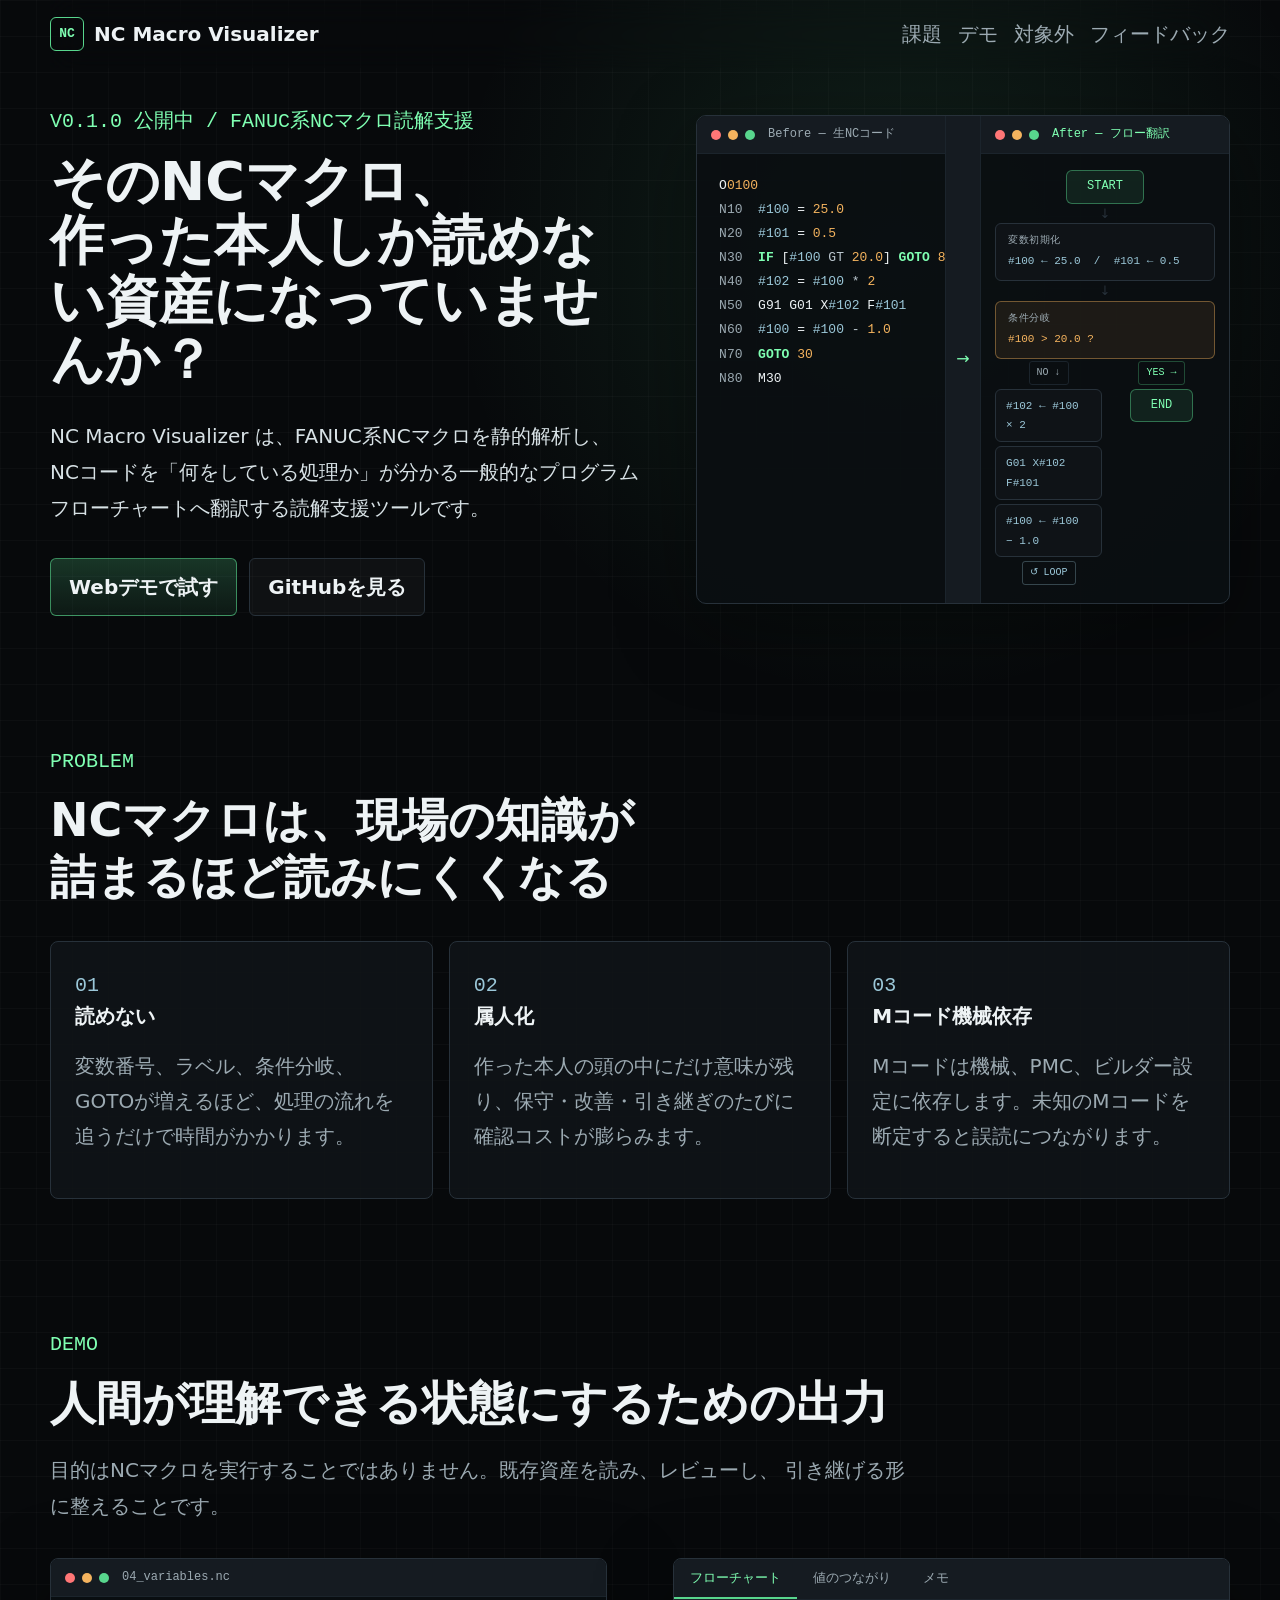
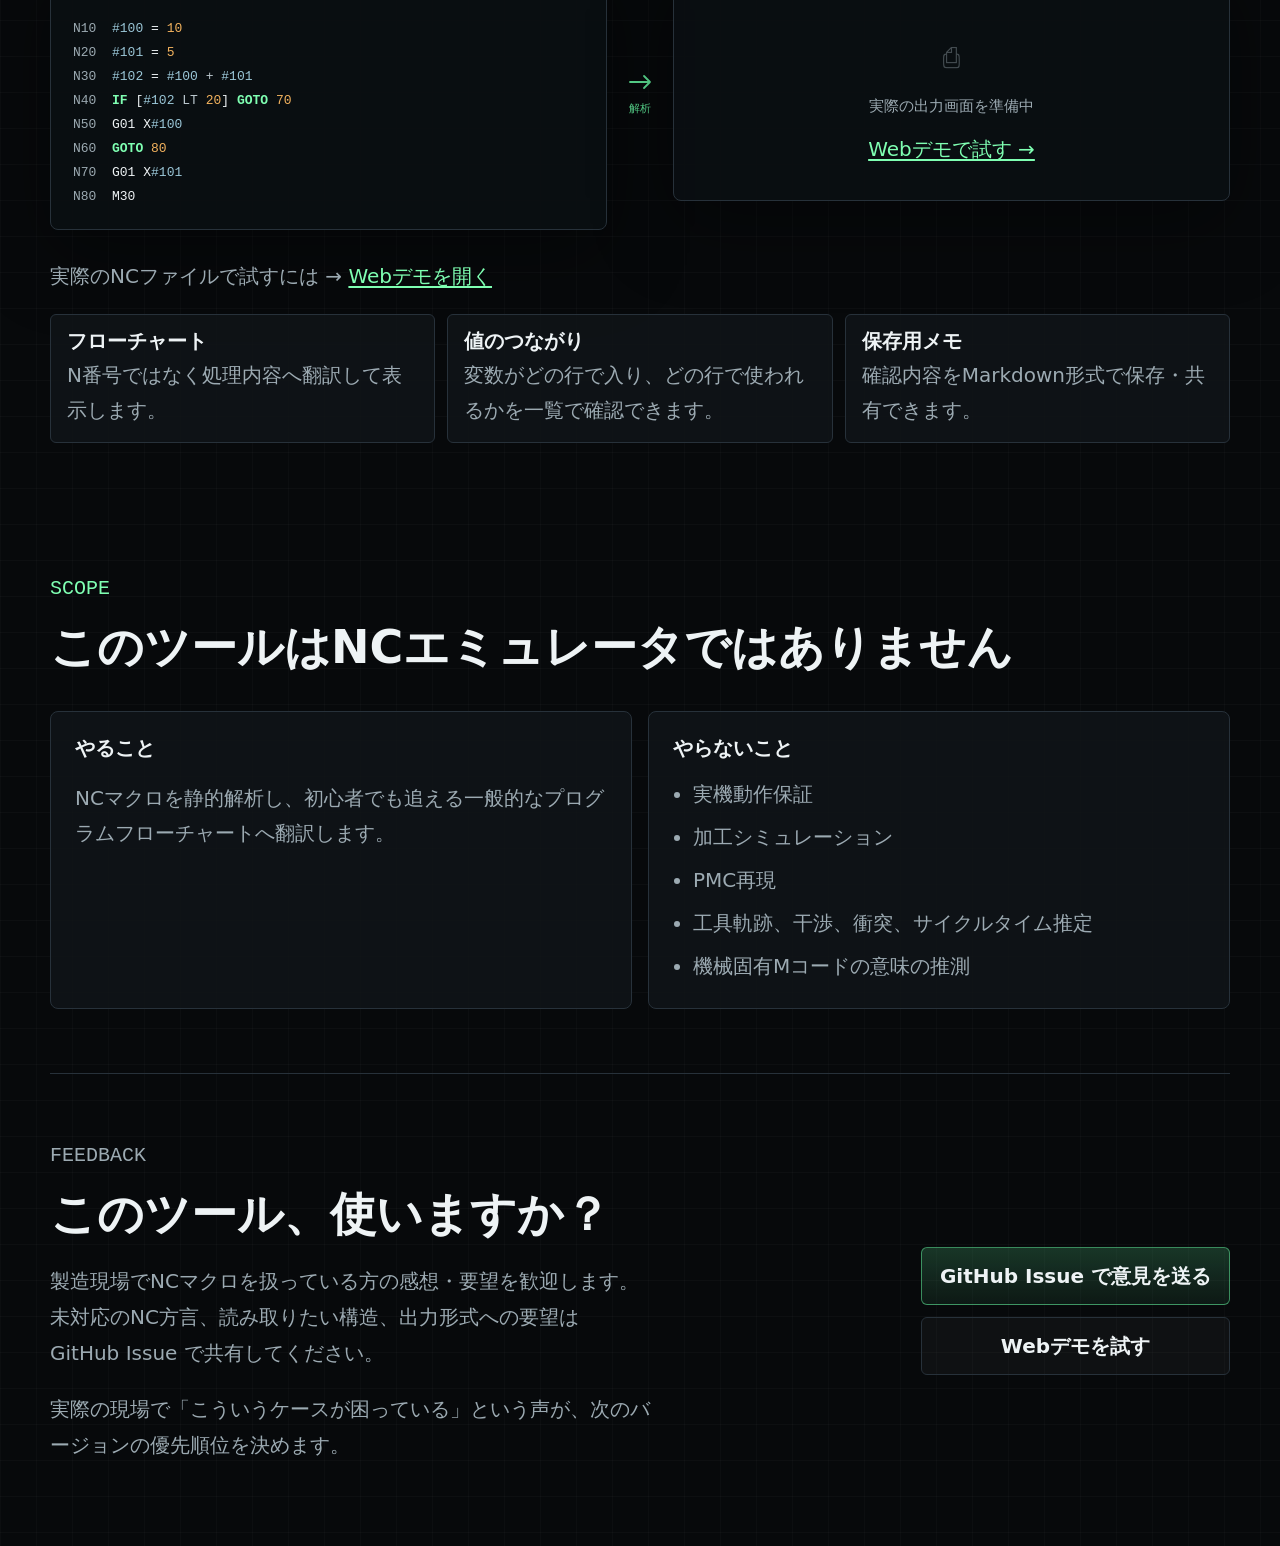
<file: index.html>
<!doctype html>
<html lang="ja">
  <head>
    <meta charset="utf-8">
    <meta http-equiv="refresh" content="0; url=lp/">
    <title>NC Macro Visualizer</title>
  </head>
  <body>
    <p><a href="lp/">NC Macro Visualizer のページへ移動します。</a></p>
  </body>
</html>
</file>
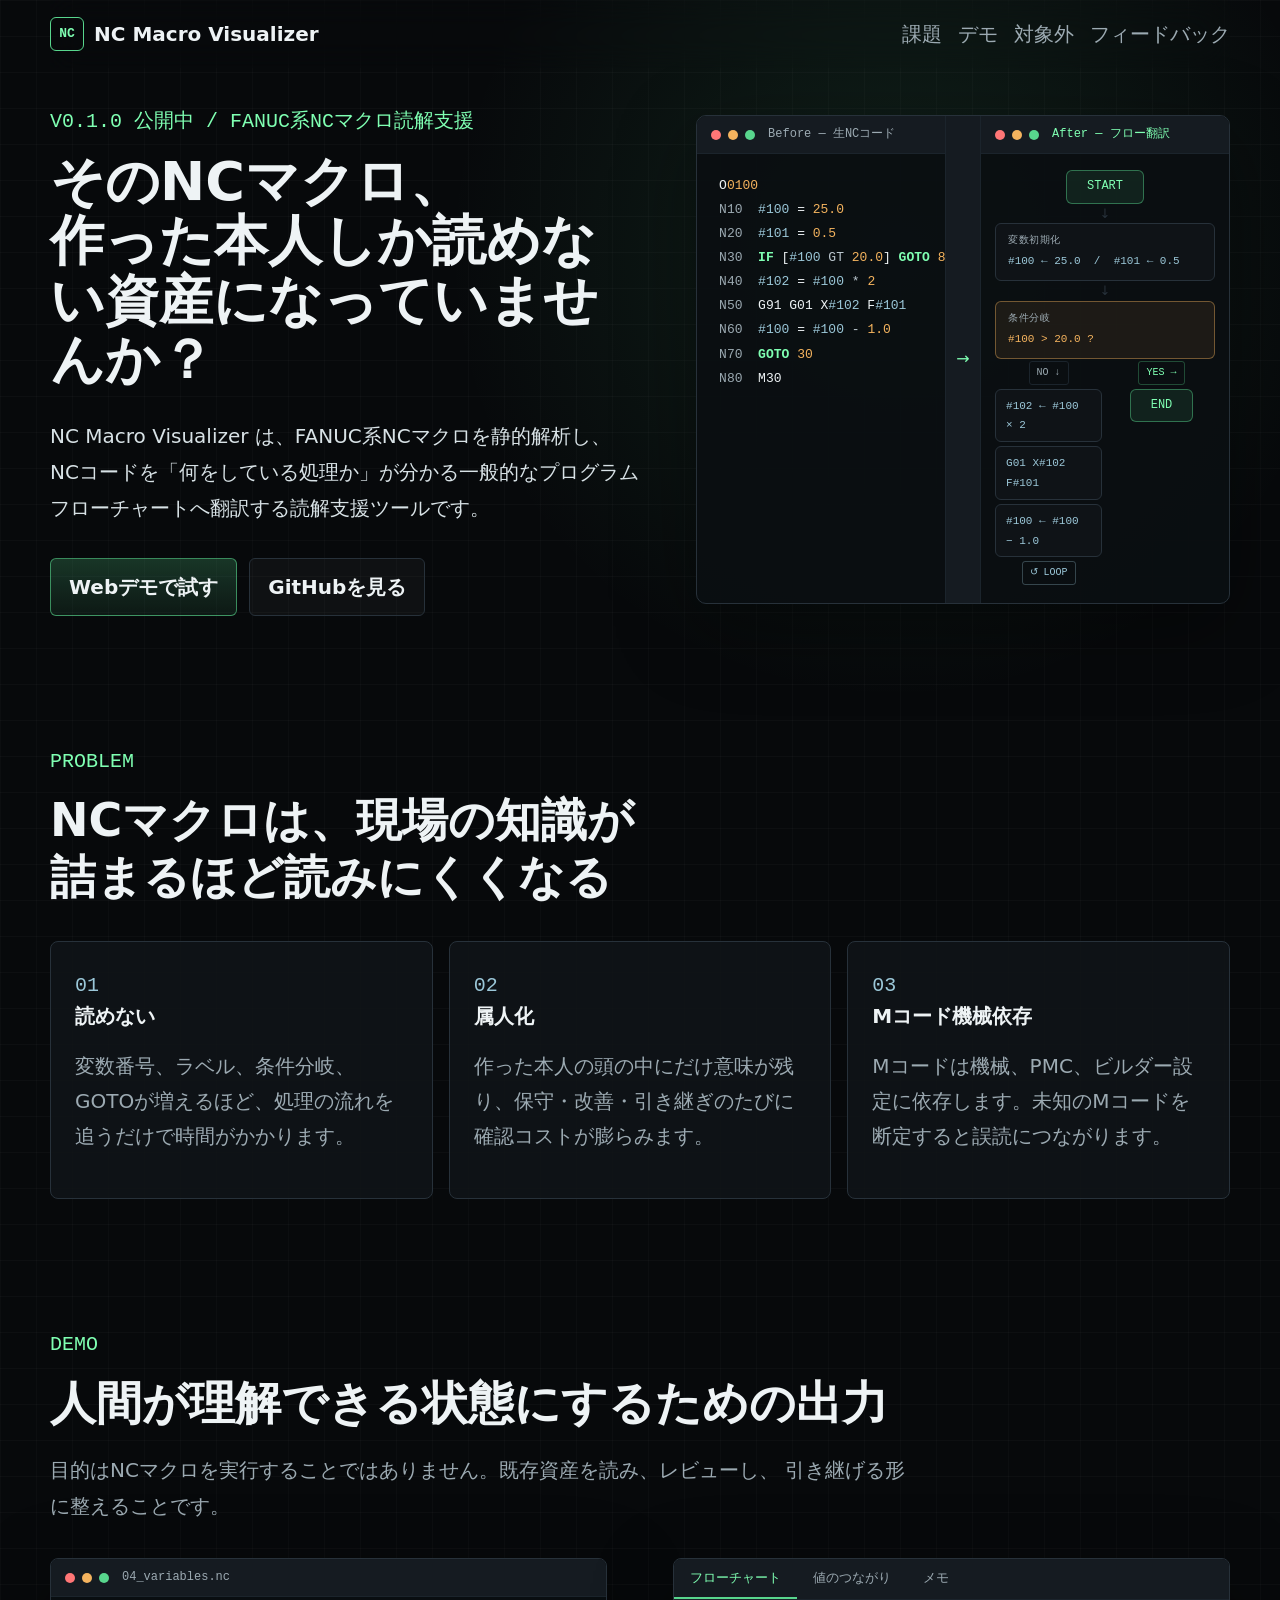
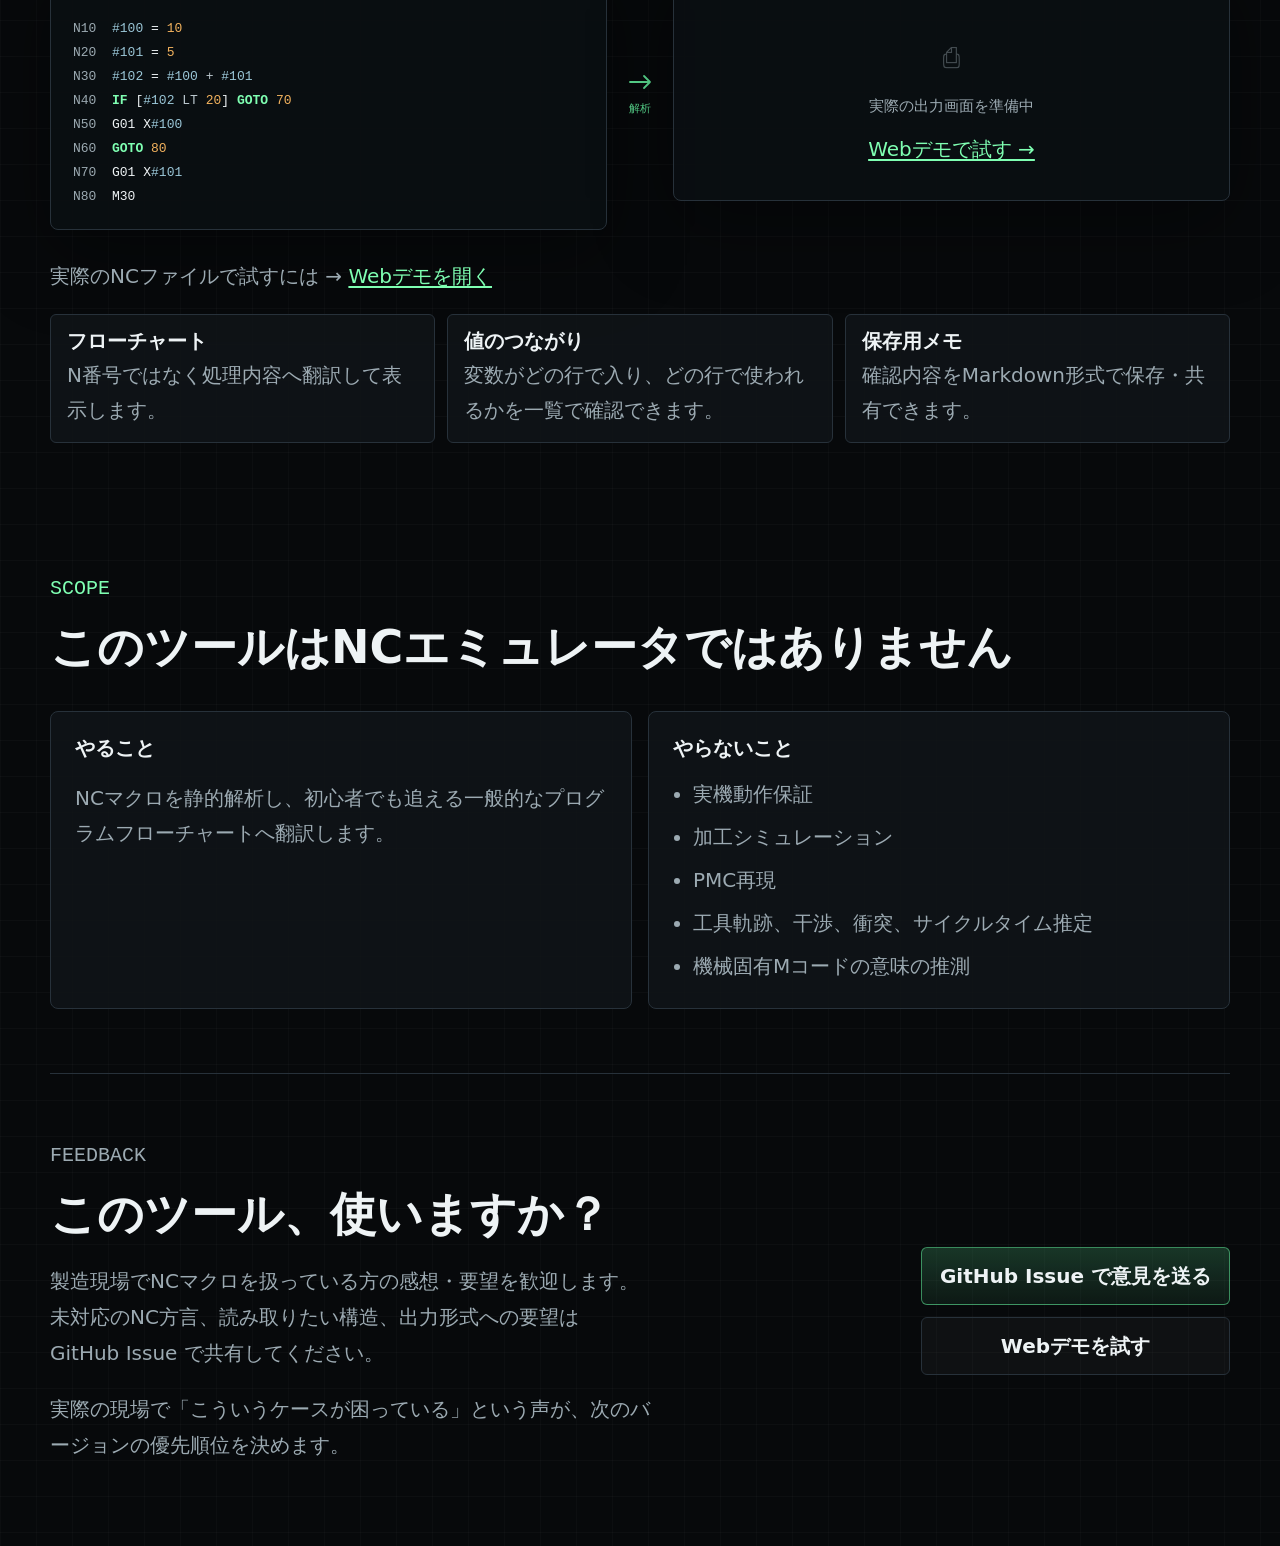
<file: lp/index.html>
<!doctype html>
<html lang="ja">
  <head>
    <meta charset="utf-8">
    <meta name="viewport" content="width=device-width, initial-scale=1">
    <title>NC Macro Visualizer | NCマクロ読解支援ツール</title>
    <meta
      name="description"
      content="NC Macro Visualizer は、FANUC系NCマクロをブラウザで確認し、流れ・値のつながり・条件分岐・注意点を見える化する読解支援ツールです。"
    >
    <!-- OGP -->
    <meta property="og:title" content="NC Macro Visualizer | NCマクロ読解支援ツール">
    <meta property="og:description" content="FANUC系NCマクロを静的解析し、初心者でも読めるフローチャートへ翻訳する読解支援ツール。">
    <meta property="og:image" content="https://henkikobo-cloud.github.io/nc-macro-visualizer/lp/assets/ogp.png">
    <meta property="og:url" content="https://henkikobo-cloud.github.io/nc-macro-visualizer/">
    <meta property="og:type" content="website">
    <meta name="twitter:card" content="summary_large_image">
    <meta name="twitter:image" content="https://henkikobo-cloud.github.io/nc-macro-visualizer/lp/assets/ogp.png">
    <link rel="stylesheet" href="style.css">
  </head>
  <body>
    <header class="site-header">
      <a class="brand" href="#top" aria-label="NC Macro Visualizer top">
        <span class="brand-mark">NC</span>
        <span>NC Macro Visualizer</span>
      </a>
      <nav class="site-nav" aria-label="主要ナビゲーション">
        <a href="#problem">課題</a>
        <a href="#demo">デモ</a>
        <a href="#scope">対象外</a>
        <a href="#feedback">フィードバック</a>
      </nav>
    </header>

    <main id="top">

      <!-- Hero -->
      <section class="hero section">
        <div class="hero-copy">
          <p class="eyebrow">v0.1.0 公開中 / FANUC系NCマクロ読解支援</p>
          <h1>そのNCマクロ、<br>作った本人しか読めない資産になっていませんか？</h1>
          <p class="lead">
            NC Macro Visualizer は、FANUC系NCマクロを静的解析し、
            NCコードを「何をしている処理か」が分かる一般的なプログラムフローチャートへ翻訳する読解支援ツールです。
          </p>
          <div class="hero-actions" aria-label="導線">
            <a class="button primary" href="demo/">Webデモで試す</a>
            <a class="button" href="https://github.com/henkikobo-cloud/nc-macro-visualizer">GitHubを見る</a>
          </div>
        </div>

        <div class="compare-panel" aria-label="Before/After NCコード比較パネル">
          <div class="compare-half before-half">
            <div class="panel-header">
              <span class="panel-dot dot-red"></span>
              <span class="panel-dot dot-yellow"></span>
              <span class="panel-dot dot-green"></span>
              <span class="panel-label">Before — 生NCコード</span>
            </div>
            <pre class="panel-code"><code
><span class="nc-addr">O</span><span class="nc-num">0100</span>
<span class="nc-seq">N10</span>  <span class="nc-var">#100</span> = <span class="nc-num">25.0</span>
<span class="nc-seq">N20</span>  <span class="nc-var">#101</span> = <span class="nc-num">0.5</span>
<span class="nc-seq">N30</span>  <span class="nc-kw">IF</span> [<span class="nc-var">#100</span> <span class="nc-op">GT</span> <span class="nc-num">20.0</span>] <span class="nc-kw">GOTO</span> <span class="nc-num">80</span>
<span class="nc-seq">N40</span>  <span class="nc-var">#102</span> = <span class="nc-var">#100</span> <span class="nc-op">*</span> <span class="nc-num">2</span>
<span class="nc-seq">N50</span>  <span class="nc-addr">G91 G01 X</span><span class="nc-var">#102</span> <span class="nc-addr">F</span><span class="nc-var">#101</span>
<span class="nc-seq">N60</span>  <span class="nc-var">#100</span> = <span class="nc-var">#100</span> <span class="nc-op">-</span> <span class="nc-num">1.0</span>
<span class="nc-seq">N70</span>  <span class="nc-kw">GOTO</span> <span class="nc-num">30</span>
<span class="nc-seq">N80</span>  <span class="nc-addr">M30</span>
</code></pre>
          </div>

          <div class="compare-divider" aria-hidden="true">
            <span class="divider-icon">→</span>
          </div>

          <div class="compare-half after-half">
            <div class="panel-header">
              <span class="panel-dot dot-red"></span>
              <span class="panel-dot dot-yellow"></span>
              <span class="panel-dot dot-green"></span>
              <span class="panel-label panel-label-accent">After — フロー翻訳</span>
            </div>
            <div class="flow-nodes" aria-label="フローチャート出力イメージ">
              <div class="flow-node node-start">START</div>
              <div class="flow-connector">↓</div>
              <div class="flow-node node-proc">
                <div class="node-kind">変数初期化</div>
                <div class="node-detail">#100 ← 25.0 &nbsp;/&nbsp; #101 ← 0.5</div>
              </div>
              <div class="flow-connector">↓</div>
              <div class="flow-node node-cond">
                <div class="node-kind">条件分岐</div>
                <div class="node-detail">#100 &gt; 20.0 ?</div>
              </div>
              <div class="flow-branch">
                <div class="branch-col">
                  <span class="branch-tag tag-no">NO ↓</span>
                  <div class="flow-node node-proc node-sm">
                    <div class="node-detail">#102 ← #100 × 2</div>
                  </div>
                  <div class="flow-node node-proc node-sm">
                    <div class="node-detail">G01 X#102 F#101</div>
                  </div>
                  <div class="flow-node node-proc node-sm">
                    <div class="node-detail">#100 ← #100 − 1.0</div>
                  </div>
                  <span class="branch-tag tag-loop">↺ LOOP</span>
                </div>
                <div class="branch-col">
                  <span class="branch-tag tag-yes">YES →</span>
                  <div class="flow-node node-end">END</div>
                </div>
              </div>
            </div>
          </div>
        </div>
      </section>

      <!-- Problem -->
      <section id="problem" class="section problem-section">
        <div class="section-heading">
          <p class="eyebrow">Problem</p>
          <h2>NCマクロは、現場の知識が詰まるほど読みにくくなる</h2>
        </div>
        <div class="problem-grid">
          <article>
            <span class="card-index">01</span>
            <h3>読めない</h3>
            <p>変数番号、ラベル、条件分岐、GOTOが増えるほど、処理の流れを追うだけで時間がかかります。</p>
          </article>
          <article>
            <span class="card-index">02</span>
            <h3>属人化</h3>
            <p>作った本人の頭の中にだけ意味が残り、保守・改善・引き継ぎのたびに確認コストが膨らみます。</p>
          </article>
          <article>
            <span class="card-index">03</span>
            <h3>Mコード機械依存</h3>
            <p>Mコードは機械、PMC、ビルダー設定に依存します。未知のMコードを断定すると誤読につながります。</p>
          </article>
        </div>
      </section>

      <!-- Demo -->
      <section id="demo" class="section demo-section">
        <div class="section-heading">
          <p class="eyebrow">Demo</p>
          <h2>人間が理解できる状態にするための出力</h2>
          <p>
            目的はNCマクロを実行することではありません。既存資産を読み、レビューし、
            引き継げる形に整えることです。
          </p>
        </div>

        <div class="demo-layout">
          <div class="demo-pane">
            <div class="panel-header">
              <span class="panel-dot dot-red"></span>
              <span class="panel-dot dot-yellow"></span>
              <span class="panel-dot dot-green"></span>
              <span class="panel-label">04_variables.nc</span>
            </div>
            <pre class="panel-code"><code
><span class="nc-seq">N10</span>  <span class="nc-var">#100</span> = <span class="nc-num">10</span>
<span class="nc-seq">N20</span>  <span class="nc-var">#101</span> = <span class="nc-num">5</span>
<span class="nc-seq">N30</span>  <span class="nc-var">#102</span> = <span class="nc-var">#100</span> <span class="nc-op">+</span> <span class="nc-var">#101</span>
<span class="nc-seq">N40</span>  <span class="nc-kw">IF</span> [<span class="nc-var">#102</span> <span class="nc-op">LT</span> <span class="nc-num">20</span>] <span class="nc-kw">GOTO</span> <span class="nc-num">70</span>
<span class="nc-seq">N50</span>  <span class="nc-addr">G01 X</span><span class="nc-var">#100</span>
<span class="nc-seq">N60</span>  <span class="nc-kw">GOTO</span> <span class="nc-num">80</span>
<span class="nc-seq">N70</span>  <span class="nc-addr">G01 X</span><span class="nc-var">#101</span>
<span class="nc-seq">N80</span>  <span class="nc-addr">M30</span>
</code></pre>
          </div>

          <div class="demo-arrow" aria-hidden="true">
            <svg width="26" height="26" viewBox="0 0 26 26" fill="none" aria-hidden="true">
              <path d="M3 13h20M17 7l6 6-6 6" stroke="currentColor" stroke-width="1.8" stroke-linecap="round" stroke-linejoin="round"/>
            </svg>
            <span>解析</span>
          </div>

          <div class="demo-pane demo-output-pane">
            <div class="output-tabs" role="tablist" aria-label="出力タブ">
              <button class="tab-btn tab-active" role="tab" aria-selected="true">フローチャート</button>
              <button class="tab-btn" role="tab" aria-selected="false">値のつながり</button>
              <button class="tab-btn" role="tab" aria-selected="false">メモ</button>
            </div>
            <div class="demo-placeholder" aria-label="出力プレビュー準備中">
              <span class="placeholder-icon" aria-hidden="true">⎙</span>
              <p>実際の出力画面を準備中</p>
              <a class="inline-link" href="demo/">Webデモで試す →</a>
            </div>
          </div>
        </div>

        <p class="demo-footer">
          実際のNCファイルで試すには →
          <a class="inline-link" href="demo/">Webデモを開く</a>
        </p>

        <div class="output-features">
          <div class="output-feature">
            <h3>フローチャート</h3>
            <p>N番号ではなく処理内容へ翻訳して表示します。</p>
          </div>
          <div class="output-feature">
            <h3>値のつながり</h3>
            <p>変数がどの行で入り、どの行で使われるかを一覧で確認できます。</p>
          </div>
          <div class="output-feature">
            <h3>保存用メモ</h3>
            <p>確認内容をMarkdown形式で保存・共有できます。</p>
          </div>
        </div>
      </section>

      <!-- Scope -->
      <section id="scope" class="section scope-section">
        <div class="section-heading">
          <p class="eyebrow">Scope</p>
          <h2>このツールはNCエミュレータではありません</h2>
        </div>
        <div class="scope-grid">
          <article>
            <h3>やること</h3>
            <p>NCマクロを静的解析し、初心者でも追える一般的なプログラムフローチャートへ翻訳します。</p>
          </article>
          <article>
            <h3>やらないこと</h3>
            <ul>
              <li>実機動作保証</li>
              <li>加工シミュレーション</li>
              <li>PMC再現</li>
              <li>工具軌跡、干渉、衝突、サイクルタイム推定</li>
              <li>機械固有Mコードの意味の推測</li>
            </ul>
          </article>
        </div>
      </section>

      <!-- Feedback -->
      <section id="feedback" class="section feedback-section">
        <div class="feedback-inner">
          <div class="feedback-copy">
            <p class="eyebrow">Feedback</p>
            <h2>このツール、使いますか？</h2>
            <p>
              製造現場でNCマクロを扱っている方の感想・要望を歓迎します。
              未対応のNC方言、読み取りたい構造、出力形式への要望は GitHub Issue で共有してください。
            </p>
            <p>
              実際の現場で「こういうケースが困っている」という声が、次のバージョンの優先順位を決めます。
            </p>
          </div>
          <div class="feedback-actions">
            <a class="button primary" href="https://github.com/henkikobo-cloud/nc-macro-visualizer/issues">GitHub Issue で意見を送る</a>
            <a class="button" href="demo/">Webデモを試す</a>
          </div>
        </div>
      </section>

    </main>
  </body>
</html>
</file>
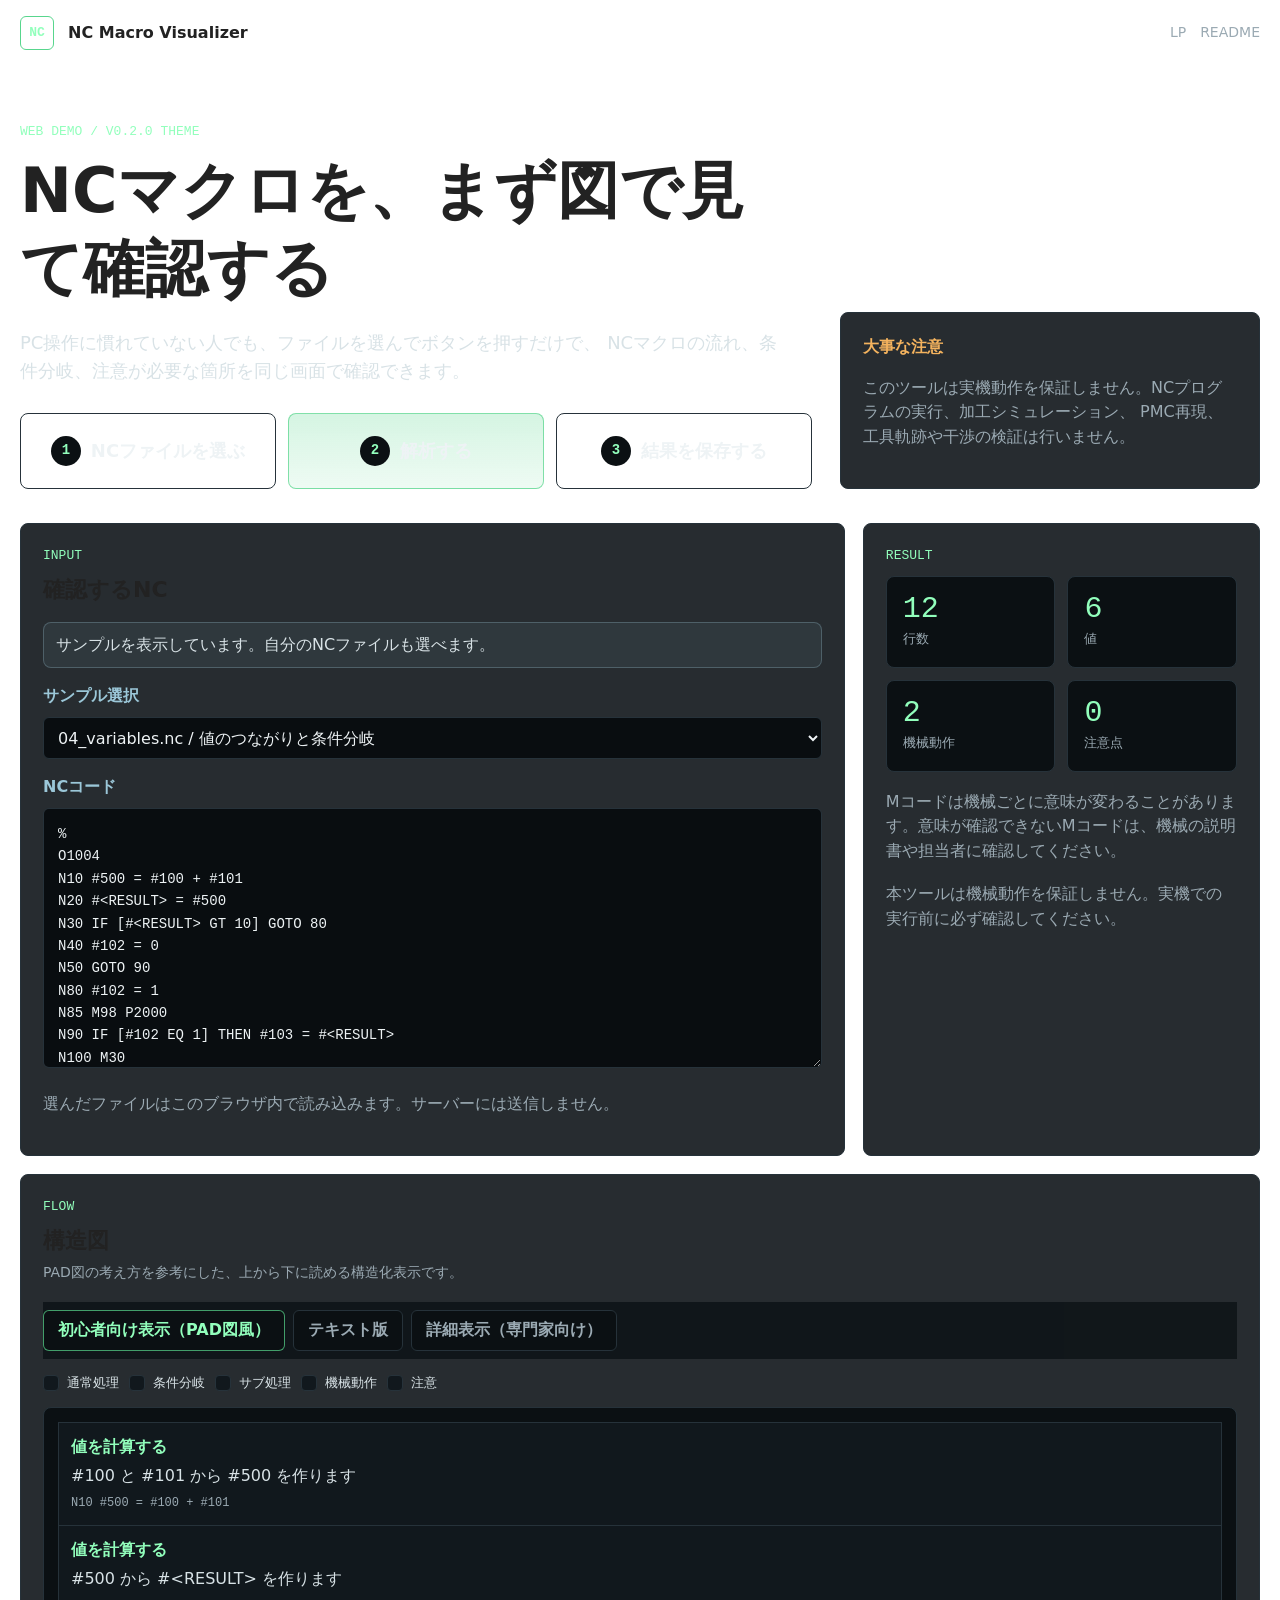
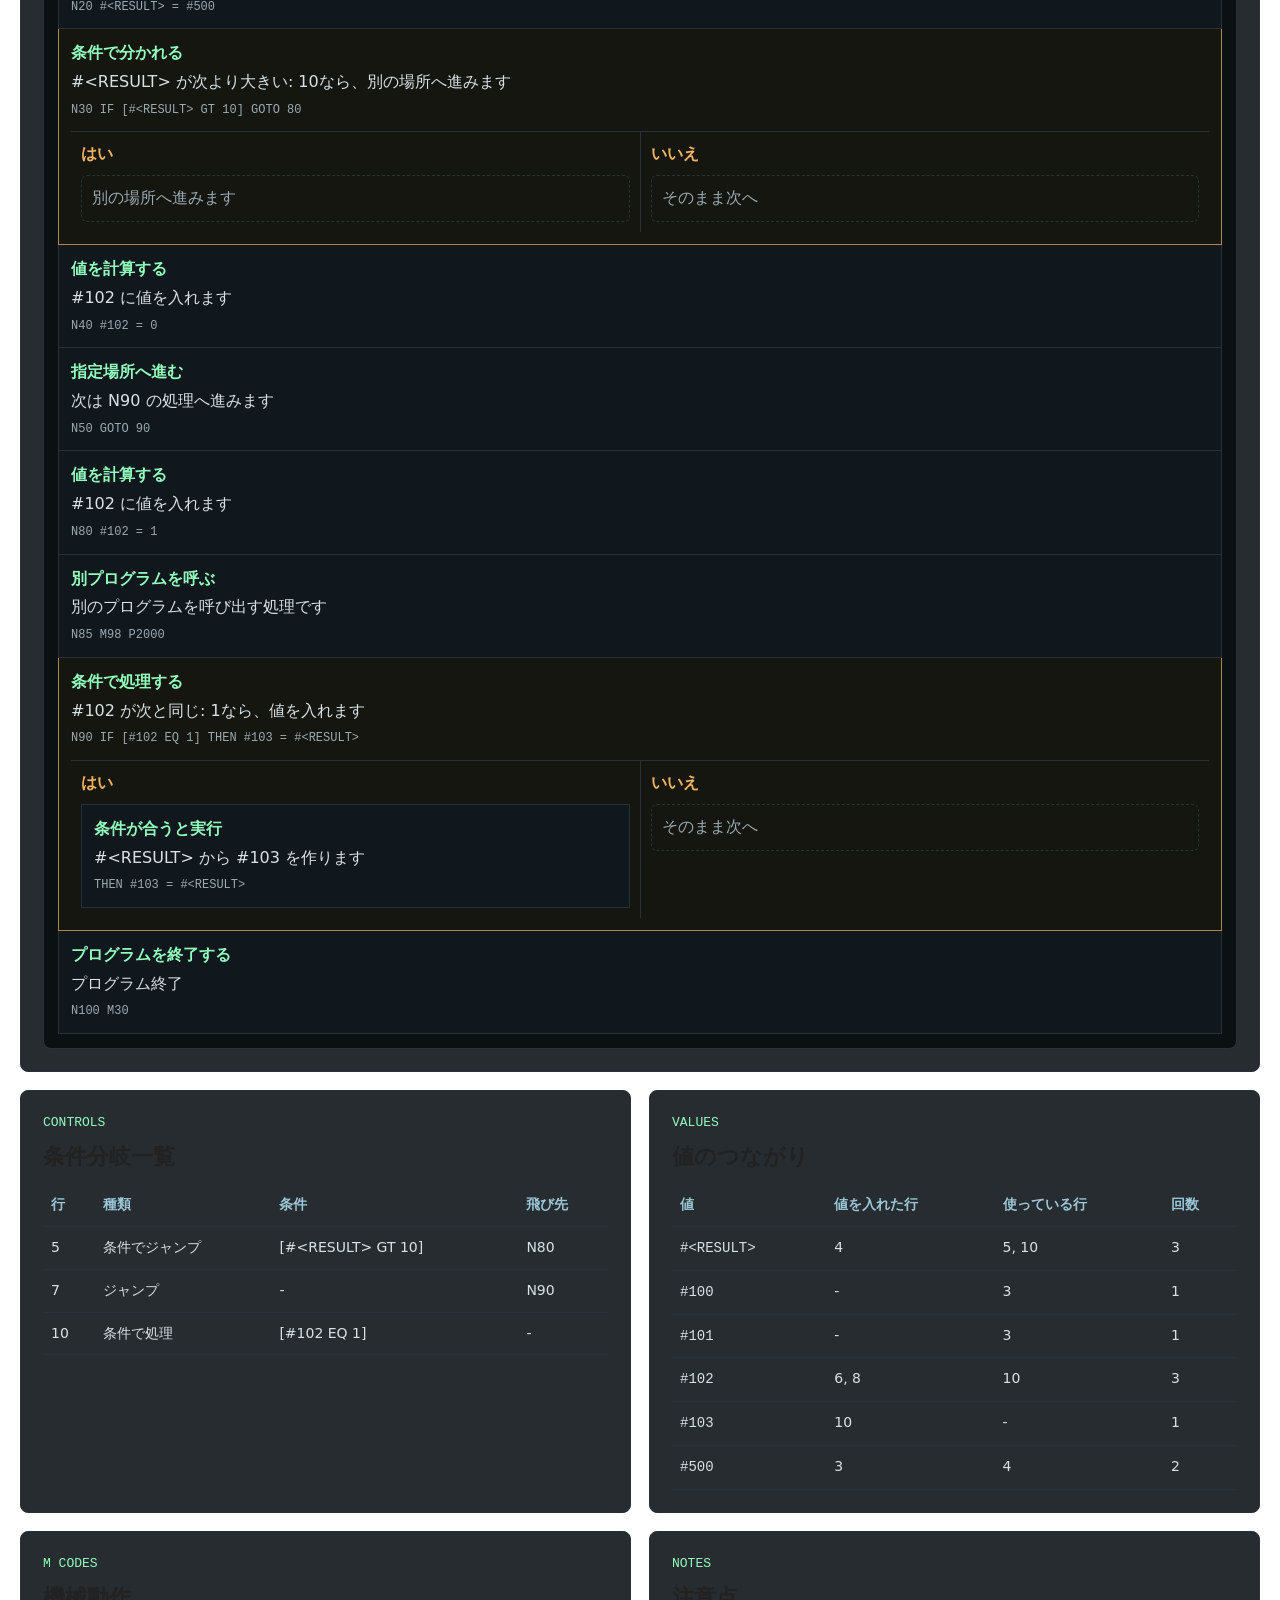
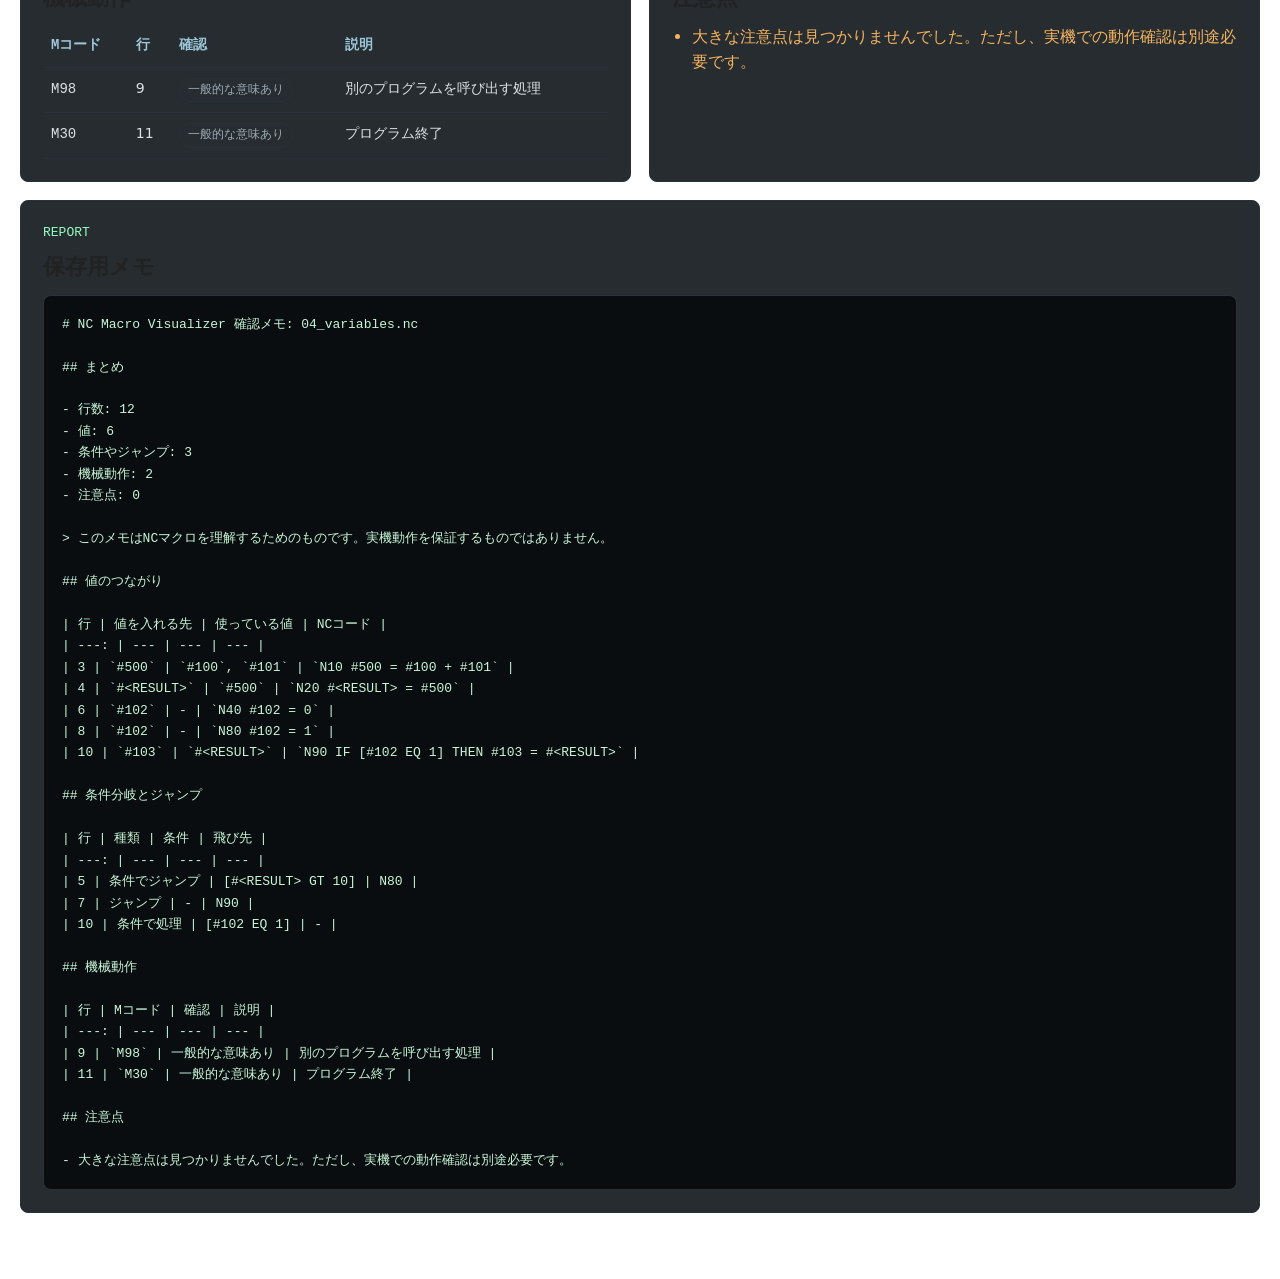
<file: web/index.html>
<!doctype html>
<html lang="ja">
  <head>
    <meta charset="utf-8">
    <meta name="viewport" content="width=device-width, initial-scale=1">
    <title>Web Demo | NC Macro Visualizer</title>
    <meta
      name="description"
      content="NC Macro Visualizer のブラウザ版デモ。NCファイルやサンプルNCを選んで、フローチャートと注意点を見ながら確認できます。"
    >
    <link rel="stylesheet" href="style.css">
    <link rel="stylesheet" href="pad.css">
  </head>
  <body>
    <header class="app-header">
      <a class="brand" href="../lp/index.html">
        <span class="brand-mark">NC</span>
        <span>NC Macro Visualizer</span>
      </a>
      <nav aria-label="関連リンク">
        <a href="../lp/index.html">LP</a>
        <a href="../README.md">README</a>
      </nav>
    </header>

    <main>
      <section class="hero">
        <div>
          <p class="eyebrow">Web Demo / v0.2.0 theme</p>
          <h1>NCマクロを、まず図で見て確認する</h1>
          <p class="lead">
            PC操作に慣れていない人でも、ファイルを選んでボタンを押すだけで、
            NCマクロの流れ、条件分岐、注意が必要な箇所を同じ画面で確認できます。
          </p>
          <div class="big-actions" aria-label="主な操作">
            <button id="choose-file-button" class="big-button" type="button">
              <span>1</span>
              NCファイルを選ぶ
            </button>
            <button id="analyze-button" class="big-button primary" type="button">
              <span>2</span>
              解析する
            </button>
            <button id="save-button" class="big-button" type="button">
              <span>3</span>
              結果を保存する
            </button>
          </div>
        </div>
        <div class="notice">
          <strong>大事な注意</strong>
          <p>
            このツールは実機動作を保証しません。NCプログラムの実行、加工シミュレーション、
            PMC再現、工具軌跡や干渉の検証は行いません。
          </p>
        </div>
      </section>

      <section class="workspace" aria-label="Web demo workspace">
        <div class="input-panel">
          <div class="panel-heading">
            <div>
              <p class="eyebrow">Input</p>
              <h2>確認するNC</h2>
            </div>
          </div>

          <input id="file-input" type="file" accept=".nc,.txt,.tap,.min,.mpf,.spf" hidden>
          <p id="file-name" class="selected-file">サンプルを表示しています。自分のNCファイルも選べます。</p>

          <label for="sample-select">サンプル選択</label>
          <select id="sample-select">
            <option value="variables">04_variables.nc / 値のつながりと条件分岐</option>
            <option value="machineMcode">machine_mcode.nc / 意味の確認が必要なMコード</option>
            <option value="longJump">06_long_jump_connector.nc / 長いジャンプと合流</option>
          </select>

          <label for="source-code">NCコード</label>
          <textarea id="source-code" spellcheck="false"></textarea>

          <p class="hint">
            選んだファイルはこのブラウザ内で読み込みます。サーバーには送信しません。
          </p>
        </div>

        <div class="summary-panel" aria-live="polite">
          <p class="eyebrow">Result</p>
          <div class="summary-grid">
            <article>
              <span id="line-count">0</span>
              <small>行数</small>
            </article>
            <article>
              <span id="variable-count">0</span>
              <small>値</small>
            </article>
            <article>
              <span id="mcode-count">0</span>
              <small>機械動作</small>
            </article>
            <article>
              <span id="warning-count">0</span>
              <small>注意点</small>
            </article>
          </div>
          <p class="policy">
            Mコードは機械ごとに意味が変わることがあります。意味が確認できないMコードは、機械の説明書や担当者に確認してください。
          </p>
          <p class="policy">
            本ツールは機械動作を保証しません。実機での実行前に必ず確認してください。
          </p>
        </div>
      </section>

      <section class="results">
        <article class="result-card flow-card">
          <div class="panel-heading">
            <div>
              <p class="eyebrow">Flow</p>
              <h2>構造図</h2>
              <p class="panel-note">PAD図の考え方を参考にした、上から下に読める構造化表示です。</p>
            </div>
          </div>
          <div class="view-tabs" aria-label="表示切替">
            <button class="view-tab active" type="button" data-view="pad-output">初心者向け表示（PAD図風）</button>
            <button class="view-tab" type="button" data-view="text-output">テキスト版</button>
            <button class="view-tab" type="button" data-view="flow-output">詳細表示（専門家向け）</button>
          </div>
          <div class="legend" aria-label="色分け">
            <span class="legend-process">通常処理</span>
            <span class="legend-decision">条件分岐</span>
            <span class="legend-sub">サブ処理</span>
            <span class="legend-machine">機械動作</span>
            <span class="legend-warning">注意</span>
          </div>
          <div id="pad-output" class="ns-output view-panel active"></div>
          <pre id="text-output" class="structured-text-output view-panel" hidden></pre>
          <div id="flow-output" class="flow-output view-panel" hidden></div>
        </article>

        <article class="result-card">
          <p class="eyebrow">Controls</p>
          <h2>条件分岐一覧</h2>
          <div class="table-wrap">
            <table>
              <thead>
                <tr>
                  <th>行</th>
                  <th>種類</th>
                  <th>条件</th>
                  <th>飛び先</th>
                </tr>
              </thead>
              <tbody id="controls-output"></tbody>
            </table>
          </div>
        </article>

        <article class="result-card">
          <p class="eyebrow">Values</p>
          <h2>値のつながり</h2>
          <div class="table-wrap">
            <table>
              <thead>
                <tr>
                  <th>値</th>
                  <th>値を入れた行</th>
                  <th>使っている行</th>
                  <th>回数</th>
                </tr>
              </thead>
              <tbody id="variables-output"></tbody>
            </table>
          </div>
        </article>

        <article class="result-card">
          <p class="eyebrow">M Codes</p>
          <h2>機械動作</h2>
          <div class="table-wrap">
            <table>
              <thead>
                <tr>
                  <th>Mコード</th>
                  <th>行</th>
                  <th>確認</th>
                  <th>説明</th>
                </tr>
              </thead>
              <tbody id="mcodes-output"></tbody>
            </table>
          </div>
        </article>

        <article class="result-card">
          <p class="eyebrow">Notes</p>
          <h2>注意点</h2>
          <ul id="warnings-output" class="warnings-list"></ul>
        </article>

        <article class="result-card report-card">
          <p class="eyebrow">Report</p>
          <h2>保存用メモ</h2>
          <pre id="report-output"></pre>
        </article>
      </section>
    </main>

    <script src="app.js"></script>
  </body>
</html>
</file>
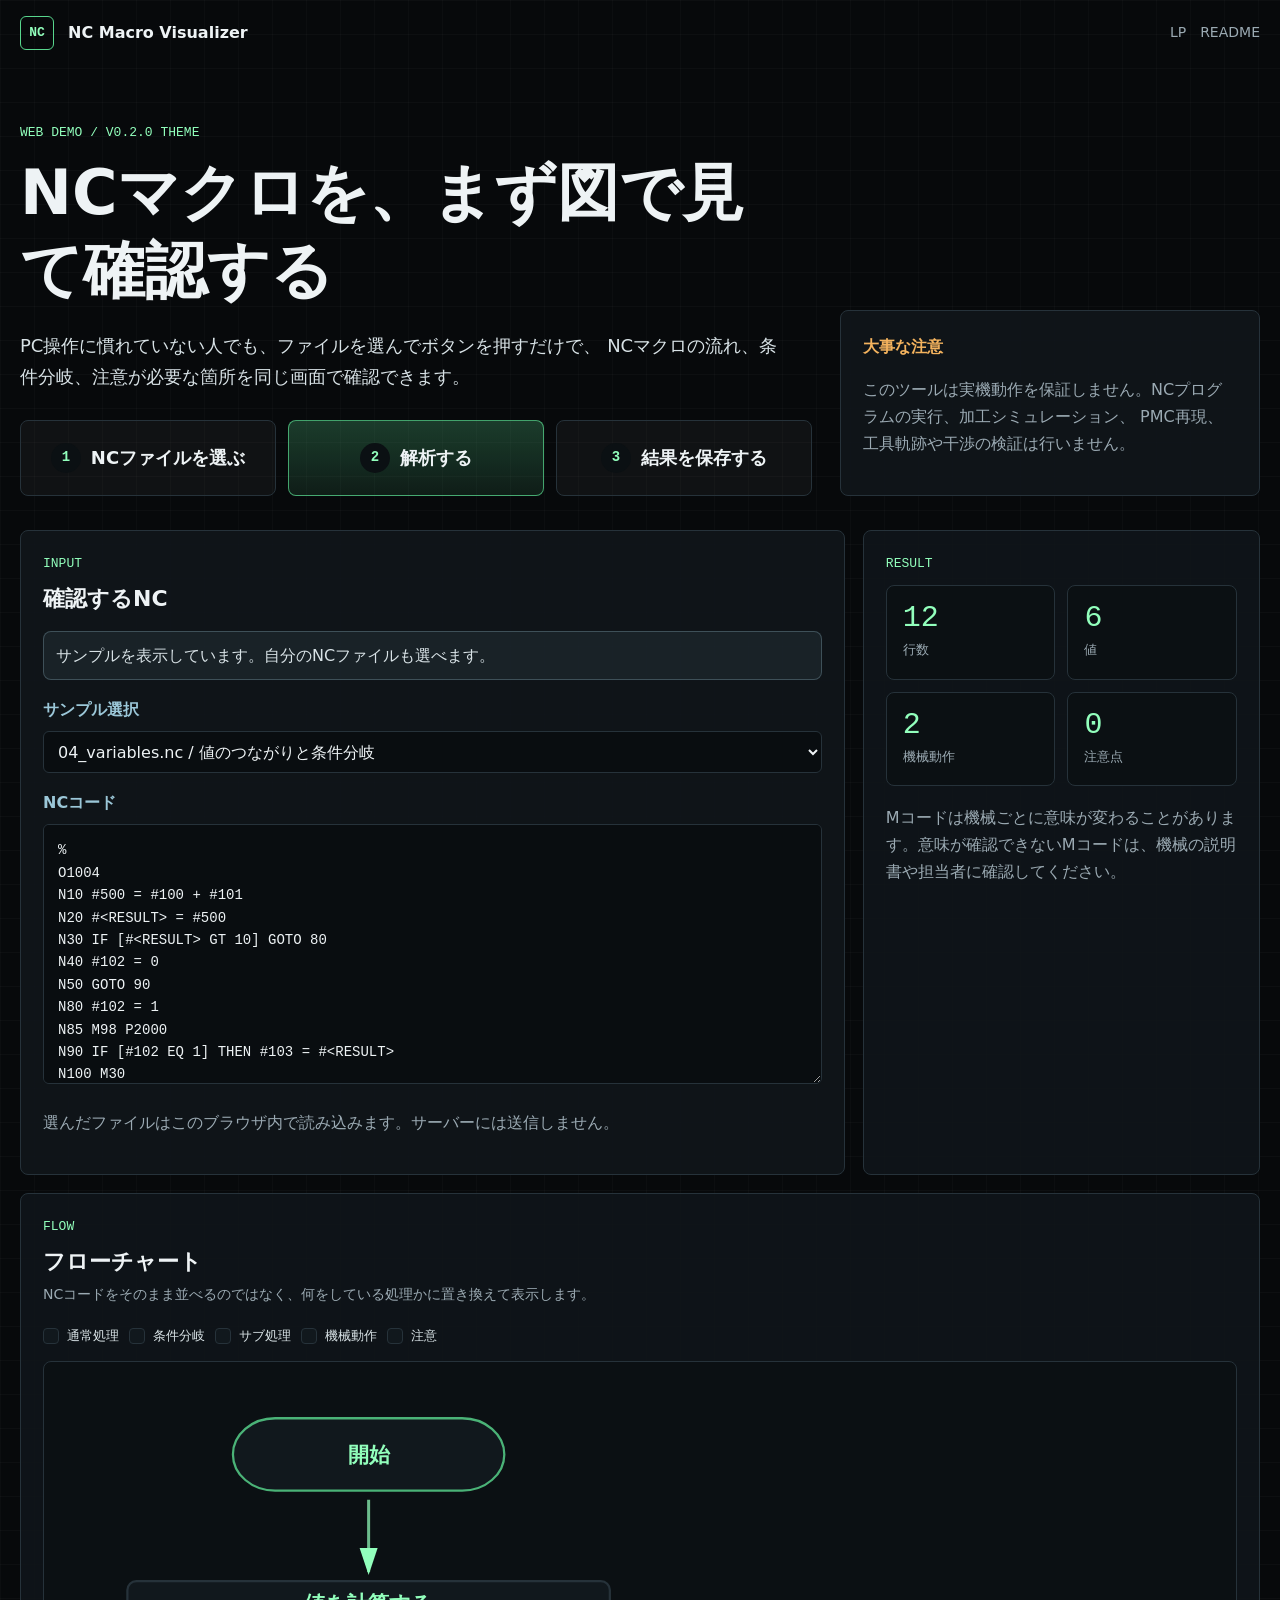
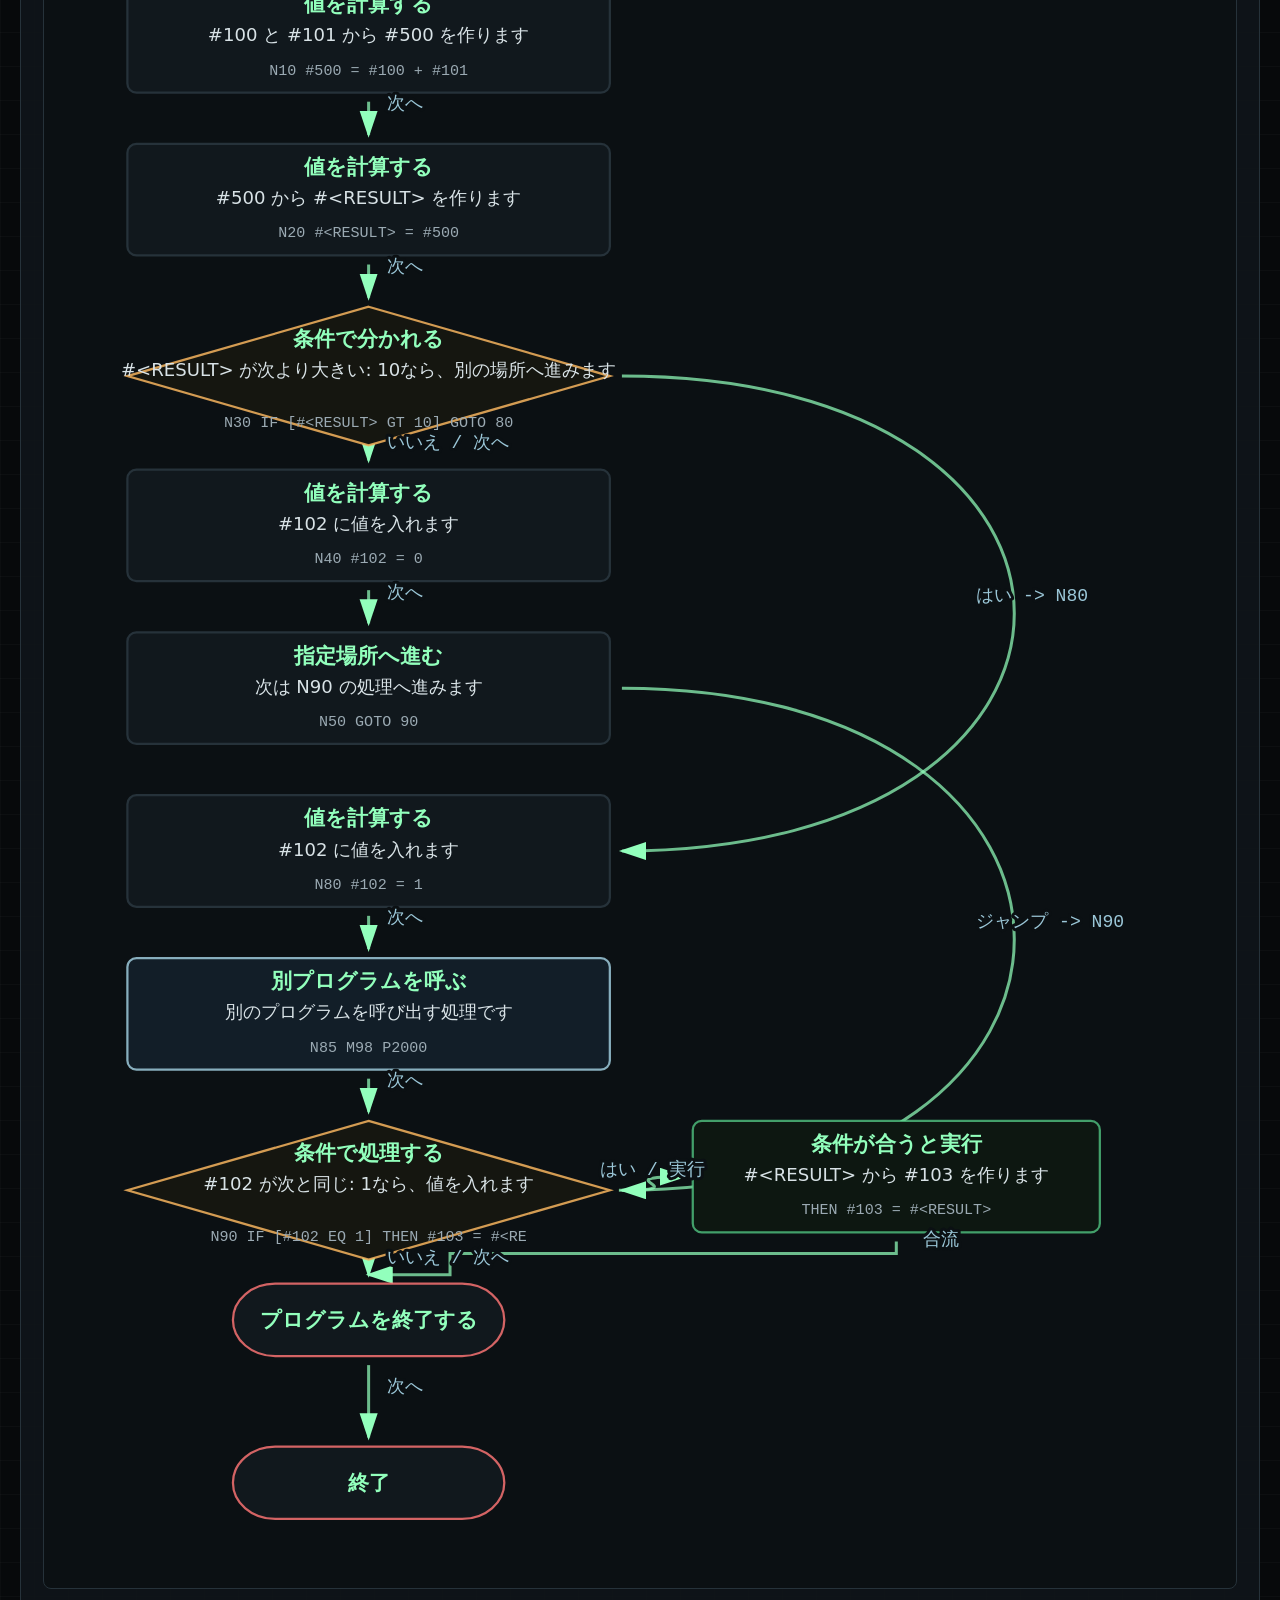
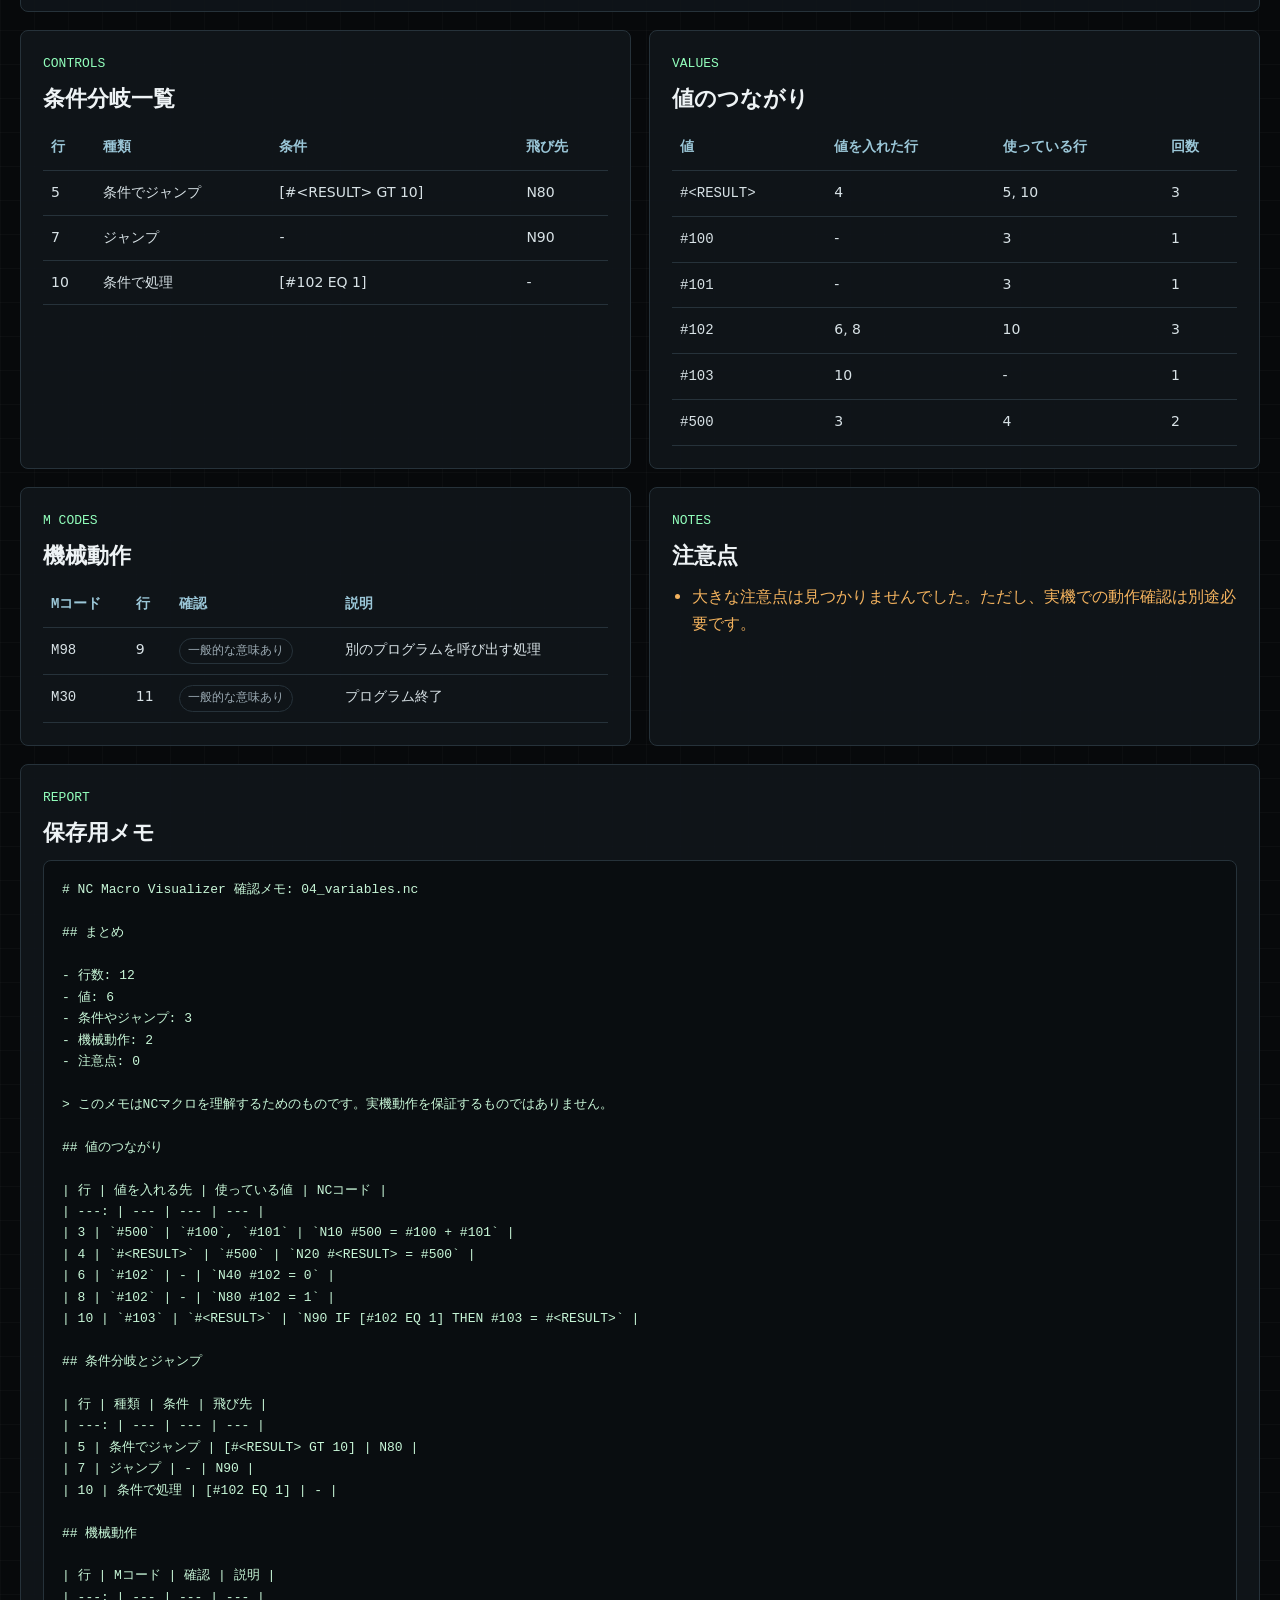
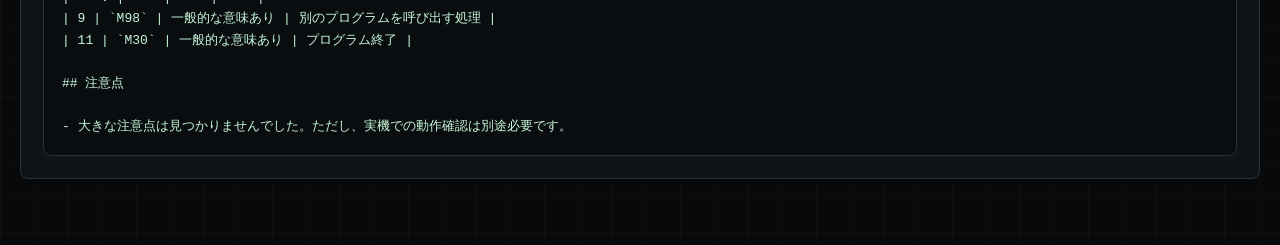
<file: lp/demo/index.html>
<!doctype html>
<html lang="ja">
  <head>
    <meta charset="utf-8">
    <meta name="viewport" content="width=device-width, initial-scale=1">
    <title>Web Demo | NC Macro Visualizer</title>
    <meta
      name="description"
      content="NC Macro Visualizer のブラウザ版デモ。NCファイルやサンプルNCを選んで、フローチャートと注意点を見ながら確認できます。"
    >
    <link rel="stylesheet" href="style.css">
  </head>
  <body>
    <header class="app-header">
      <a class="brand" href="../index.html">
        <span class="brand-mark">NC</span>
        <span>NC Macro Visualizer</span>
      </a>
      <nav aria-label="関連リンク">
        <a href="../index.html">LP</a>
        <a href="../../README.md">README</a>
      </nav>
    </header>

    <main>
      <section class="hero">
        <div>
          <p class="eyebrow">Web Demo / v0.2.0 theme</p>
          <h1>NCマクロを、まず図で見て確認する</h1>
          <p class="lead">
            PC操作に慣れていない人でも、ファイルを選んでボタンを押すだけで、
            NCマクロの流れ、条件分岐、注意が必要な箇所を同じ画面で確認できます。
          </p>
          <div class="big-actions" aria-label="主な操作">
            <button id="choose-file-button" class="big-button" type="button">
              <span>1</span>
              NCファイルを選ぶ
            </button>
            <button id="analyze-button" class="big-button primary" type="button">
              <span>2</span>
              解析する
            </button>
            <button id="save-button" class="big-button" type="button">
              <span>3</span>
              結果を保存する
            </button>
          </div>
        </div>
        <div class="notice">
          <strong>大事な注意</strong>
          <p>
            このツールは実機動作を保証しません。NCプログラムの実行、加工シミュレーション、
            PMC再現、工具軌跡や干渉の検証は行いません。
          </p>
        </div>
      </section>

      <section class="workspace" aria-label="Web demo workspace">
        <div class="input-panel">
          <div class="panel-heading">
            <div>
              <p class="eyebrow">Input</p>
              <h2>確認するNC</h2>
            </div>
          </div>

          <input id="file-input" type="file" accept=".nc,.txt,.tap,.min,.mpf,.spf" hidden>
          <p id="file-name" class="selected-file">サンプルを表示しています。自分のNCファイルも選べます。</p>

          <label for="sample-select">サンプル選択</label>
          <select id="sample-select">
            <option value="variables">04_variables.nc / 値のつながりと条件分岐</option>
            <option value="machineMcode">machine_mcode.nc / 意味の確認が必要なMコード</option>
          </select>

          <label for="source-code">NCコード</label>
          <textarea id="source-code" spellcheck="false"></textarea>

          <p class="hint">
            選んだファイルはこのブラウザ内で読み込みます。サーバーには送信しません。
          </p>
        </div>

        <div class="summary-panel" aria-live="polite">
          <p class="eyebrow">Result</p>
          <div class="summary-grid">
            <article>
              <span id="line-count">0</span>
              <small>行数</small>
            </article>
            <article>
              <span id="variable-count">0</span>
              <small>値</small>
            </article>
            <article>
              <span id="mcode-count">0</span>
              <small>機械動作</small>
            </article>
            <article>
              <span id="warning-count">0</span>
              <small>注意点</small>
            </article>
          </div>
          <p class="policy">
            Mコードは機械ごとに意味が変わることがあります。意味が確認できないMコードは、機械の説明書や担当者に確認してください。
          </p>
        </div>
      </section>

      <section class="results">
        <article class="result-card flow-card">
          <div class="panel-heading">
            <div>
              <p class="eyebrow">Flow</p>
              <h2>フローチャート</h2>
              <p class="panel-note">NCコードをそのまま並べるのではなく、何をしている処理かに置き換えて表示します。</p>
            </div>
          </div>
          <div class="legend" aria-label="色分け">
            <span class="legend-process">通常処理</span>
            <span class="legend-decision">条件分岐</span>
            <span class="legend-sub">サブ処理</span>
            <span class="legend-machine">機械動作</span>
            <span class="legend-warning">注意</span>
          </div>
          <div id="flow-output" class="flow-output"></div>
        </article>

        <article class="result-card">
          <p class="eyebrow">Controls</p>
          <h2>条件分岐一覧</h2>
          <div class="table-wrap">
            <table>
              <thead>
                <tr>
                  <th>行</th>
                  <th>種類</th>
                  <th>条件</th>
                  <th>飛び先</th>
                </tr>
              </thead>
              <tbody id="controls-output"></tbody>
            </table>
          </div>
        </article>

        <article class="result-card">
          <p class="eyebrow">Values</p>
          <h2>値のつながり</h2>
          <div class="table-wrap">
            <table>
              <thead>
                <tr>
                  <th>値</th>
                  <th>値を入れた行</th>
                  <th>使っている行</th>
                  <th>回数</th>
                </tr>
              </thead>
              <tbody id="variables-output"></tbody>
            </table>
          </div>
        </article>

        <article class="result-card">
          <p class="eyebrow">M Codes</p>
          <h2>機械動作</h2>
          <div class="table-wrap">
            <table>
              <thead>
                <tr>
                  <th>Mコード</th>
                  <th>行</th>
                  <th>確認</th>
                  <th>説明</th>
                </tr>
              </thead>
              <tbody id="mcodes-output"></tbody>
            </table>
          </div>
        </article>

        <article class="result-card">
          <p class="eyebrow">Notes</p>
          <h2>注意点</h2>
          <ul id="warnings-output" class="warnings-list"></ul>
        </article>

        <article class="result-card report-card">
          <p class="eyebrow">Report</p>
          <h2>保存用メモ</h2>
          <pre id="report-output"></pre>
        </article>
      </section>
    </main>

    <script src="app.js"></script>
  </body>
</html>
</file>
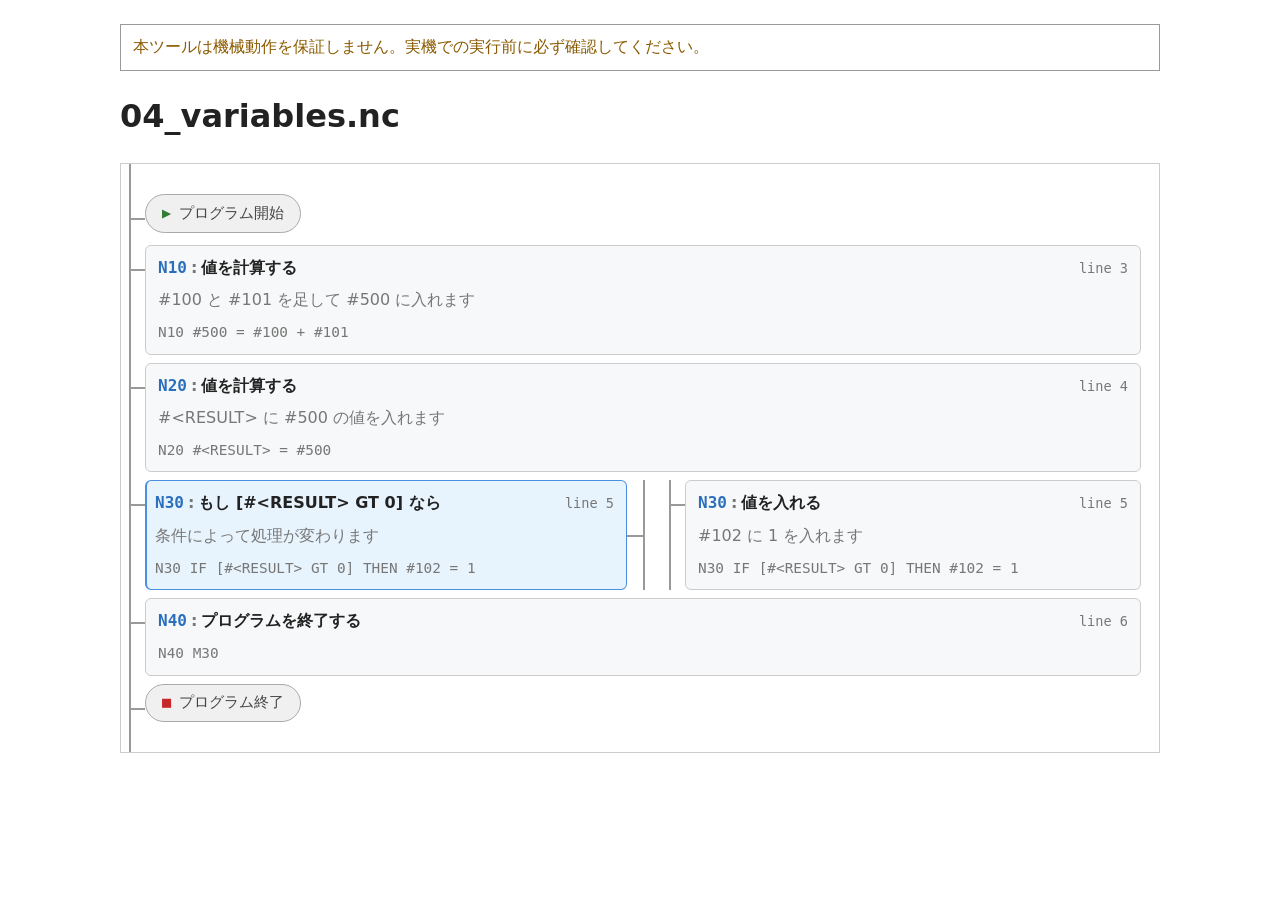
<file: examples/v030_pad_sample/pad.html>
<!doctype html>
<html lang="ja">
<head>
  <meta charset="utf-8">
  <meta name="viewport" content="width=device-width, initial-scale=1">
  <title>PAD-Inspired View | 04_variables.nc</title>
  <link rel="stylesheet" href="pad.css">
</head>
<body>
  <main class="pad-page">
    <p class="pad-disclaimer">本ツールは機械動作を保証しません。実機での実行前に必ず確認してください。</p>
    <h1>04_variables.nc</h1>
<div class="pad-sequence pad-root" style="--depth: 0">
  <div class="pad-sequence-line" aria-hidden="true"></div>
  <div class="pad-sequence-items">
    <div class="pad-element pad-terminal pad-start" style="--depth: 1">
      <div class="pad-terminal-box">
        <span class="pad-terminal-mark">▶</span>
        <span class="pad-terminal-label">プログラム開始</span>
      </div>
    </div>
    <div class="pad-element pad-process" style="--depth: 1">
      <div class="pad-box">
        <div class="pad-box-header">
          <div class="pad-title"><span class="pad-seq-number">N10</span><span class="pad-title-separator">:</span><span class="pad-title-text">値を計算する</span></div>
          <div class="pad-line-trace">line 3</div>
        </div>
        <div class="pad-summary">#100 と #101 を足して #500 に入れます</div>
        <div class="pad-source"><span>N10 #500 = #100 + #101</span></div>
      </div>
    </div>
    <div class="pad-element pad-process" style="--depth: 1">
      <div class="pad-box">
        <div class="pad-box-header">
          <div class="pad-title"><span class="pad-seq-number">N20</span><span class="pad-title-separator">:</span><span class="pad-title-text">値を計算する</span></div>
          <div class="pad-line-trace">line 4</div>
        </div>
        <div class="pad-summary">#&lt;RESULT&gt; に #500 の値を入れます</div>
        <div class="pad-source"><span>N20 #&lt;RESULT&gt; = #500</span></div>
      </div>
    </div>
    <div class="pad-element pad-selection pad-if-then" style="--depth: 1">
      <div class="pad-selection-condition">
        <div class="pad-box pad-condition-box">
          <div class="pad-box-header">
            <div class="pad-title"><span class="pad-seq-number">N30</span><span class="pad-title-separator">:</span><span class="pad-title-text">もし [#&lt;RESULT&gt; GT 0] なら</span></div>
            <div class="pad-line-trace">line 5</div>
          </div>
          <div class="pad-summary">条件によって処理が変わります</div>
          <div class="pad-source"><span>N30 IF [#&lt;RESULT&gt; GT 0] THEN #102 = 1</span></div>
        </div>
      </div>
      <div class="pad-selection-then">
        <div class="pad-sequence" style="--depth: 2">
          <div class="pad-sequence-line" aria-hidden="true"></div>
          <div class="pad-sequence-items">
            <div class="pad-element pad-process" style="--depth: 3">
              <div class="pad-box">
                <div class="pad-box-header">
                  <div class="pad-title"><span class="pad-seq-number">N30</span><span class="pad-title-separator">:</span><span class="pad-title-text">値を入れる</span></div>
                  <div class="pad-line-trace">line 5</div>
                </div>
                <div class="pad-summary">#102 に 1 を入れます</div>
                <div class="pad-source"><span>N30 IF [#&lt;RESULT&gt; GT 0] THEN #102 = 1</span></div>
              </div>
            </div>
          </div>
        </div>
      </div>
    </div>
    <div class="pad-element pad-process pad-end" style="--depth: 1">
      <div class="pad-box">
        <div class="pad-box-header">
          <div class="pad-title"><span class="pad-seq-number">N40</span><span class="pad-title-separator">:</span><span class="pad-title-text">プログラムを終了する</span></div>
          <div class="pad-line-trace">line 6</div>
        </div>
        <div class="pad-source"><span>N40 M30</span></div>
      </div>
    </div>
    <div class="pad-element pad-terminal pad-program-end" style="--depth: 1">
      <div class="pad-terminal-box">
        <span class="pad-terminal-mark">■</span>
        <span class="pad-terminal-label">プログラム終了</span>
      </div>
    </div>
  </div>
</div>
  </main>
</body>
</html>
</file>
<file: lp/style.css>
:root {
  color-scheme: dark;
  --bg: #07090b;
  --panel: #101418;
  --panel-strong: #151b21;
  --line: #27313a;
  --line-soft: #1b242c;
  --text: #eef3f5;
  --muted: #9caab2;
  --accent: #58d68d;
  --accent-strong: #7fffb2;
  --warn: #f4b35e;
  --danger: #ff7676;
  --machine: #9bc7d8;
  --shadow: 0 24px 80px rgba(0, 0, 0, 0.38);
}

* {
  box-sizing: border-box;
}

html {
  scroll-behavior: smooth;
}

body {
  margin: 0;
  background:
    linear-gradient(rgba(255, 255, 255, 0.025) 1px, transparent 1px),
    linear-gradient(90deg, rgba(255, 255, 255, 0.02) 1px, transparent 1px),
    radial-gradient(circle at 70% 8%, rgba(88, 214, 141, 0.12), transparent 28rem),
    var(--bg);
  background-size: 36px 36px, 36px 36px, auto, auto;
  color: var(--text);
  font-family:
    "Hiragino Kaku Gothic ProN",
    "Yu Gothic",
    "Meiryo",
    system-ui,
    sans-serif;
  font-size: 20px;
  line-height: 1.8;
}

a {
  color: inherit;
  text-decoration: none;
}

img {
  display: block;
  max-width: 100%;
}

/* ─── Header ─── */

.site-header {
  position: sticky;
  top: 0;
  z-index: 10;
  display: flex;
  align-items: center;
  justify-content: space-between;
  gap: 24px;
  width: min(1180px, calc(100% - 40px));
  margin: 0 auto;
  padding: 16px 0;
  backdrop-filter: blur(16px);
}

.brand {
  display: inline-flex;
  align-items: center;
  gap: 10px;
  min-width: 0;
  color: var(--text);
  font-weight: 700;
}

.brand-mark {
  display: grid;
  place-items: center;
  width: 34px;
  height: 34px;
  border: 1px solid var(--accent);
  border-radius: 6px;
  color: var(--accent-strong);
  font-family: ui-monospace, SFMono-Regular, Consolas, monospace;
  font-size: 13px;
}

.site-nav {
  display: flex;
  flex-wrap: wrap;
  justify-content: flex-end;
  gap: 16px;
  color: var(--muted);
  font-size: 20px;
}

.site-nav a:hover,
.site-nav a:focus-visible {
  color: var(--accent-strong);
}

/* ─── Section base ─── */

.section {
  width: min(1180px, calc(100% - 40px));
  margin: 0 auto;
  padding: 64px 0;
}

.section-heading {
  max-width: 860px;
  margin-bottom: 34px;
}

.section-heading p:not(.eyebrow) {
  color: var(--muted);
}

/* ─── Typography ─── */

h1,
h2,
h3,
p {
  overflow-wrap: anywhere;
}

h1,
h2,
h3 {
  margin: 0;
  line-height: 1.25;
}

h1 {
  max-width: 780px;
  font-size: clamp(28px, 4.5vw, 54px);
  letter-spacing: 0;
  line-height: 1.1;
}

h2 {
  font-size: clamp(28px, 4vw, 46px);
  letter-spacing: 0;
  text-wrap: balance;
}

h3 {
  font-size: 20px;
}

.eyebrow {
  margin: 0 0 12px;
  color: var(--accent-strong);
  font-family: ui-monospace, SFMono-Regular, Consolas, monospace;
  font-size: 20px;
  letter-spacing: 0;
  text-transform: uppercase;
}

.lead {
  max-width: 720px;
  margin: 28px 0 0;
  color: #d8e2e6;
  font-size: 20px;
  line-height: 1.8;
}

ul {
  margin: 16px 0 0;
  padding-left: 20px;
}

li + li {
  margin-top: 8px;
}

/* ─── Buttons ─── */

.hero-actions {
  display: flex;
  flex-wrap: wrap;
  gap: 12px;
  margin-top: 32px;
}

.button {
  display: inline-flex;
  align-items: center;
  justify-content: center;
  min-height: 46px;
  padding: 10px 18px;
  border: 1px solid var(--line);
  border-radius: 6px;
  background: rgba(255, 255, 255, 0.03);
  color: var(--text);
  font-weight: 700;
}

.button:hover,
.button:focus-visible {
  border-color: var(--accent);
  color: var(--accent-strong);
}

.button.primary {
  border-color: rgba(88, 214, 141, 0.6);
  background: linear-gradient(180deg, rgba(88, 214, 141, 0.22), rgba(88, 214, 141, 0.08));
}

/* ─── Shared panel chrome ─── */

.panel-header {
  display: flex;
  align-items: center;
  gap: 7px;
  min-height: 38px;
  padding: 0 14px;
  border-bottom: 1px solid var(--line-soft);
  background: var(--panel-strong);
}

.panel-dot {
  width: 10px;
  height: 10px;
  border-radius: 50%;
  flex-shrink: 0;
}

.dot-red    { background: var(--danger); }
.dot-yellow { background: var(--warn); }
.dot-green  { background: var(--accent); }

.panel-label {
  margin-left: 6px;
  color: var(--muted);
  font-family: ui-monospace, SFMono-Regular, Consolas, monospace;
  font-size: 12px;
}

.panel-label-accent {
  color: var(--accent-strong);
}

.panel-code {
  margin: 0;
  padding: 20px 22px;
  overflow-x: auto;
  font-family: ui-monospace, SFMono-Regular, Consolas, monospace;
  font-size: 13px;
  line-height: 1.85;
}

/* ─── NC syntax colours ─── */

.nc-seq  { color: var(--muted); }
.nc-var  { color: var(--machine); }
.nc-num  { color: var(--warn); }
.nc-kw   { color: var(--accent-strong); font-weight: 700; }
.nc-op   { color: #bcc8cf; }
.nc-addr { color: var(--text); }

/* ─── Hero ─── */

.hero {
  display: grid;
  grid-template-columns: minmax(0, 1.05fr) minmax(360px, 0.95fr);
  gap: 56px;
  align-items: center;
  min-height: 0;
  padding-top: 36px;
}

/* ─── Compare Panel ─── */

.compare-panel {
  display: grid;
  grid-template-columns: 1fr auto 1fr;
  border: 1px solid var(--line);
  border-radius: 10px;
  background: rgba(10, 14, 18, 0.94);
  box-shadow: var(--shadow);
  overflow: hidden;
}

.compare-half {
  display: flex;
  flex-direction: column;
  min-width: 0;
}

.compare-divider {
  display: flex;
  align-items: center;
  justify-content: center;
  width: 36px;
  background: var(--panel-strong);
  border-left: 1px solid var(--line-soft);
  border-right: 1px solid var(--line-soft);
}

.divider-icon {
  color: var(--accent-strong);
  font-size: 16px;
}

/* ─── Flow nodes (After panel) ─── */

.flow-nodes {
  display: flex;
  flex-direction: column;
  align-items: center;
  padding: 16px 14px 18px;
  gap: 0;
}

.flow-node {
  width: 100%;
  border: 1px solid var(--line);
  border-radius: 6px;
  padding: 8px 12px;
  font-family: ui-monospace, SFMono-Regular, Consolas, monospace;
  font-size: 12px;
  background: rgba(16, 20, 24, 0.9);
}

.node-start,
.node-end {
  width: auto;
  align-self: center;
  padding: 5px 20px;
  background: rgba(88, 214, 141, 0.1);
  border-color: rgba(88, 214, 141, 0.45);
  color: var(--accent-strong);
  text-align: center;
}

.node-cond {
  background: rgba(244, 179, 94, 0.08);
  border-color: rgba(244, 179, 94, 0.4);
}

.node-kind {
  font-size: 10px;
  color: var(--muted);
  text-transform: uppercase;
  letter-spacing: 0.05em;
}

.node-detail {
  color: var(--machine);
  font-size: 11px;
  margin-top: 2px;
}

.node-cond .node-detail {
  color: var(--warn);
}

.node-sm {
  padding: 5px 10px;
  width: 100%;
}

.flow-connector {
  color: var(--line);
  font-size: 13px;
  line-height: 1.2;
  padding: 2px 0;
  align-self: center;
}

.flow-branch {
  display: grid;
  grid-template-columns: 1fr 1fr;
  gap: 6px;
  width: 100%;
  margin-top: 2px;
}

.branch-col {
  display: flex;
  flex-direction: column;
  align-items: center;
  gap: 4px;
}

.branch-tag {
  font-size: 10px;
  font-family: ui-monospace, SFMono-Regular, Consolas, monospace;
  padding: 2px 7px;
  border-radius: 3px;
}

.tag-no   { color: var(--muted); border: 1px solid var(--line-soft); }
.tag-yes  { color: var(--accent-strong); border: 1px solid rgba(88, 214, 141, 0.3); }
.tag-loop { color: var(--machine); border: 1px solid rgba(155, 199, 216, 0.3); }

/* ─── Problem ─── */

.problem-grid {
  display: grid;
  grid-template-columns: repeat(3, 1fr);
  gap: 16px;
}

.problem-grid article {
  border: 1px solid var(--line);
  border-radius: 8px;
  background: rgba(16, 20, 24, 0.86);
  padding: 24px;
}

.card-index {
  color: var(--machine);
  font-family: ui-monospace, SFMono-Regular, Consolas, monospace;
  font-size: 20px;
}

.problem-grid p {
  color: var(--muted);
  font-size: 20px;
  line-height: 1.75;
}

/* ─── Demo ─── */

.demo-layout {
  display: grid;
  grid-template-columns: 1fr auto 1fr;
  gap: 16px;
  align-items: start;
}

.demo-pane {
  border: 1px solid var(--line);
  border-radius: 8px;
  background: rgba(10, 14, 18, 0.94);
  overflow: hidden;
  box-shadow: var(--shadow);
}

.demo-arrow {
  display: flex;
  flex-direction: column;
  align-items: center;
  justify-content: center;
  gap: 5px;
  padding: 0 4px;
  color: var(--accent);
  font-family: ui-monospace, SFMono-Regular, Consolas, monospace;
  font-size: 11px;
  align-self: center;
  min-height: 80px;
}

/* Output tabs */
.output-tabs {
  display: flex;
  border-bottom: 1px solid var(--line-soft);
  background: var(--panel-strong);
}

.tab-btn {
  padding: 10px 16px;
  background: none;
  border: none;
  border-bottom: 2px solid transparent;
  color: var(--muted);
  font-family: inherit;
  font-size: 13px;
  cursor: default;
  white-space: nowrap;
}

.tab-btn.tab-active {
  color: var(--accent-strong);
  border-bottom-color: var(--accent);
}

/* PAD chart */
.pad-chart {
  padding: 18px 16px 20px;
  display: flex;
  flex-direction: column;
  align-items: center;
}

.pad-row {
  width: 100%;
  display: flex;
  justify-content: center;
}

.pad-node {
  border: 1px solid var(--line);
  border-radius: 6px;
  padding: 10px 14px;
  font-family: ui-monospace, SFMono-Regular, Consolas, monospace;
  font-size: 12px;
  width: 100%;
  max-width: 320px;
  background: rgba(16, 20, 24, 0.9);
}

.pad-start,
.pad-end {
  display: inline-flex;
  align-items: center;
  justify-content: center;
  gap: 8px;
  width: auto;
  max-width: none;
  padding: 7px 24px;
  background: rgba(88, 214, 141, 0.1);
  border-color: rgba(88, 214, 141, 0.4);
  color: var(--accent-strong);
}

.pad-icon { font-size: 9px; }

.pad-cond {
  background: rgba(244, 179, 94, 0.07);
  border-color: rgba(244, 179, 94, 0.38);
}

.pad-seq {
  color: var(--muted);
  font-size: 11px;
  margin-bottom: 3px;
}

.pad-name {
  color: var(--text);
  font-size: 13px;
}

.pad-chips {
  display: flex;
  flex-wrap: wrap;
  gap: 4px;
  margin-top: 7px;
}

.chip {
  background: rgba(155, 199, 216, 0.1);
  border: 1px solid rgba(155, 199, 216, 0.22);
  color: var(--machine);
  padding: 1px 7px;
  border-radius: 3px;
  font-size: 11px;
}

.pad-cond-expr {
  color: var(--warn);
  margin-top: 4px;
  font-size: 12px;
}

.pad-detail {
  color: var(--machine);
  font-size: 12px;
  margin-top: 2px;
}

.pad-sm {
  max-width: 148px;
  padding: 8px 10px;
}

.pad-edge {
  width: 1px;
  height: 16px;
  background: var(--line);
  margin: 0 auto;
}

.pad-split {
  display: grid;
  grid-template-columns: 1fr 1fr;
  gap: 8px;
  width: 100%;
  max-width: 320px;
  margin: 8px 0;
}

.pad-branch-col {
  display: flex;
  flex-direction: column;
  align-items: center;
  gap: 6px;
}

.pad-branch-lbl {
  font-size: 10px;
  font-family: ui-monospace, SFMono-Regular, Consolas, monospace;
  padding: 2px 8px;
  border-radius: 3px;
  text-align: center;
}

.lbl-true {
  color: var(--accent-strong);
  background: rgba(88, 214, 141, 0.08);
  border: 1px solid rgba(88, 214, 141, 0.28);
}

.lbl-false {
  color: var(--muted);
  background: rgba(156, 170, 178, 0.07);
  border: 1px solid rgba(156, 170, 178, 0.2);
}

.demo-footer {
  margin-top: 28px;
  color: var(--muted);
  font-size: 20px;
  line-height: 1.8;
}

.inline-link {
  color: var(--accent-strong);
  text-decoration: underline;
  text-underline-offset: 3px;
}

.inline-link:hover {
  color: var(--accent);
}

/* ─── Output features (compact cards) ─── */

.output-features {
  display: grid;
  grid-template-columns: repeat(3, 1fr);
  gap: 12px;
  margin-top: 20px;
}

.output-feature {
  border: 1px solid var(--line);
  border-radius: 6px;
  padding: 14px 16px;
  background: rgba(16, 20, 24, 0.86);
}

.output-feature h3 {
  font-size: 20px;
  margin-bottom: 4px;
}

.output-feature p {
  color: var(--muted);
  font-size: 20px;
  margin: 0;
  line-height: 1.75;
}

/* Placeholder for demo preview area */
.demo-placeholder {
  display: flex;
  flex-direction: column;
  align-items: center;
  justify-content: center;
  gap: 10px;
  min-height: 200px;
  padding: 32px 20px;
  color: var(--muted);
  text-align: center;
}

.placeholder-icon {
  font-size: 28px;
  opacity: 0.4;
}

.demo-placeholder p {
  margin: 0;
  font-family: ui-monospace, SFMono-Regular, Consolas, monospace;
  font-size: 15px;
  color: var(--muted);
}

/* ─── Scope ─── */

.scope-section h2 {
  white-space: nowrap;
}

.scope-grid {
  display: grid;
  grid-template-columns: repeat(2, 1fr);
  gap: 16px;
}

.scope-grid article {
  border: 1px solid var(--line);
  border-radius: 8px;
  background: rgba(16, 20, 24, 0.86);
  padding: 24px;
}

.scope-grid p,
.scope-grid li {
  color: var(--muted);
  font-size: 20px;
  line-height: 1.75;
}

/* ─── Feedback ─── */

.feedback-section {
  border-top: 1px solid var(--line);
  border-bottom: 1px solid var(--line);
}

.feedback-inner {
  display: grid;
  grid-template-columns: minmax(0, 1fr) auto;
  gap: 40px;
  align-items: center;
}

.feedback-copy h2 {
  margin-top: 8px;
}

.feedback-copy p {
  color: var(--muted);
  font-size: 20px;
  max-width: 600px;
}

.feedback-actions {
  display: flex;
  flex-direction: column;
  gap: 12px;
  flex-shrink: 0;
}

/* ─── Responsive 860px ─── */

@media (max-width: 860px) {
  .site-header {
    align-items: flex-start;
    flex-direction: column;
  }

  .site-nav {
    justify-content: flex-start;
  }

  .hero,
  .problem-grid,
  .scope-grid,
  .demo-layout,
  .output-features,
  .feedback-inner {
    grid-template-columns: 1fr;
  }

  .hero {
    gap: 30px;
    min-height: 0;
    padding-top: 24px;
  }

  .section {
    width: min(100% - 28px, 1180px);
    padding: 44px 0;
  }

  h1 { font-size: 30px; }

  .lead { font-size: 18px; }

  /* Compare panel stacks vertically on mobile */
  .compare-panel {
    grid-template-columns: 1fr;
  }

  .compare-divider {
    width: 100%;
    height: 34px;
    border-left: none;
    border-right: none;
    border-top: 1px solid var(--line-soft);
    border-bottom: 1px solid var(--line-soft);
  }

  .divider-icon {
    display: block;
    transform: rotate(90deg);
  }

  /* Demo arrow becomes horizontal row indicator */
  .demo-arrow {
    flex-direction: row;
    min-height: auto;
    padding: 4px 0;
    justify-content: center;
  }

  .feedback-actions {
    flex-direction: row;
    flex-wrap: wrap;
  }
}

/* ─── Responsive 520px ─── */

@media (max-width: 520px) {
  .site-nav {
    gap: 10px 14px;
    font-size: 13px;
  }

  h1 { font-size: 34px; }
  h2 { font-size: 26px; }

  .hero-actions,
  .feedback-actions {
    flex-direction: column;
  }

  .button { width: 100%; }

  .panel-code {
    padding: 14px 16px;
    font-size: 12px;
  }

  .pad-split {
    grid-template-columns: 1fr 1fr;
  }
}
</file>
<file: web/style.css>
:root {
  color-scheme: dark;
  --bg: #07090b;
  --panel: #10161a;
  --panel-strong: #151d22;
  --line: #26323a;
  --text: #eef3f5;
  --muted: #9baab3;
  --accent: #58d68d;
  --accent-strong: #92ffbc;
  --warn: #f4b35e;
  --danger: #ff7676;
  --machine: #9bc7d8;
}

* {
  box-sizing: border-box;
}

body {
  margin: 0;
  background:
    linear-gradient(rgba(255, 255, 255, 0.025) 1px, transparent 1px),
    linear-gradient(90deg, rgba(255, 255, 255, 0.018) 1px, transparent 1px),
    var(--bg);
  background-size: 34px 34px, 34px 34px, auto;
  color: var(--text);
  font-family:
    "Hiragino Kaku Gothic ProN",
    "Yu Gothic",
    "Meiryo",
    system-ui,
    sans-serif;
  line-height: 1.7;
}

a {
  color: inherit;
  text-decoration: none;
}

.app-header {
  display: flex;
  justify-content: space-between;
  gap: 20px;
  align-items: center;
  width: min(1240px, calc(100% - 32px));
  margin: 0 auto;
  padding: 16px 0;
}

.brand,
.app-header nav {
  display: flex;
  align-items: center;
  gap: 14px;
}

.brand {
  min-width: 0;
  font-weight: 700;
}

.brand-mark {
  display: grid;
  place-items: center;
  width: 34px;
  height: 34px;
  border: 1px solid var(--accent);
  border-radius: 6px;
  color: var(--accent-strong);
  font-family: ui-monospace, SFMono-Regular, Consolas, monospace;
  font-size: 13px;
}

.app-header nav {
  color: var(--muted);
  font-size: 14px;
}

main {
  width: min(1240px, calc(100% - 32px));
  margin: 0 auto;
  padding-bottom: 72px;
}

.hero {
  display: grid;
  grid-template-columns: minmax(0, 1fr) minmax(300px, 420px);
  gap: 28px;
  align-items: end;
  padding: 56px 0 34px;
}

.eyebrow {
  margin: 0 0 10px;
  color: var(--accent-strong);
  font-family: ui-monospace, SFMono-Regular, Consolas, monospace;
  font-size: 13px;
  letter-spacing: 0;
  text-transform: uppercase;
}

h1,
h2,
h3,
p {
  overflow-wrap: anywhere;
}

h1,
h2 {
  margin: 0;
  line-height: 1.25;
  letter-spacing: 0;
}

h1 {
  max-width: 760px;
  font-size: clamp(34px, 5vw, 62px);
}

h2 {
  font-size: 22px;
}

.lead {
  max-width: 760px;
  margin: 22px 0 0;
  color: #d8e2e6;
  font-size: 18px;
}

.big-actions {
  display: grid;
  grid-template-columns: repeat(3, minmax(0, 1fr));
  gap: 12px;
  margin-top: 28px;
}

.big-button {
  display: flex;
  align-items: center;
  justify-content: center;
  gap: 10px;
  min-height: 76px;
  border: 1px solid var(--line);
  border-radius: 8px;
  background: rgba(255, 255, 255, 0.035);
  color: var(--text);
  cursor: pointer;
  font: inherit;
  font-size: 18px;
  font-weight: 800;
  padding: 12px;
}

.big-button span {
  display: grid;
  place-items: center;
  width: 30px;
  height: 30px;
  border-radius: 999px;
  background: #0b1013;
  color: var(--accent-strong);
  font-family: ui-monospace, SFMono-Regular, Consolas, monospace;
  font-size: 14px;
}

.big-button.primary {
  border-color: rgba(88, 214, 141, 0.72);
  background: linear-gradient(180deg, rgba(88, 214, 141, 0.25), rgba(88, 214, 141, 0.1));
}

.big-button:hover,
.big-button:focus-visible {
  border-color: var(--accent);
  color: var(--accent-strong);
}

.notice,
.input-panel,
.summary-panel,
.result-card {
  border: 1px solid var(--line);
  border-radius: 8px;
  background: rgba(16, 22, 26, 0.9);
}

.notice {
  padding: 22px;
}

.notice strong {
  color: var(--warn);
}

.notice p,
.hint,
.policy {
  color: var(--muted);
}

.workspace {
  display: grid;
  grid-template-columns: minmax(0, 1.35fr) minmax(280px, 0.65fr);
  gap: 18px;
}

.input-panel,
.summary-panel,
.result-card {
  padding: 22px;
}

.panel-heading {
  display: flex;
  align-items: center;
  justify-content: space-between;
  gap: 16px;
  margin-bottom: 18px;
}

.panel-note {
  margin: 8px 0 0;
  color: var(--muted);
  font-size: 14px;
}

button {
  min-height: 44px;
  border: 1px solid rgba(88, 214, 141, 0.65);
  border-radius: 6px;
  background: linear-gradient(180deg, rgba(88, 214, 141, 0.22), rgba(88, 214, 141, 0.08));
  color: var(--text);
  cursor: pointer;
  font: inherit;
  font-weight: 700;
  padding: 8px 16px;
}

button:hover,
button:focus-visible {
  color: var(--accent-strong);
}

label {
  display: block;
  margin: 16px 0 8px;
  color: var(--machine);
  font-weight: 700;
}

select,
textarea {
  width: 100%;
  border: 1px solid var(--line);
  border-radius: 6px;
  background: #090d10;
  color: var(--text);
  font: inherit;
}

select {
  min-height: 42px;
  padding: 8px 10px;
}

textarea {
  min-height: 260px;
  padding: 14px;
  font-family: ui-monospace, SFMono-Regular, Consolas, monospace;
  font-size: 14px;
  line-height: 1.6;
  resize: vertical;
}

.selected-file {
  margin: 0 0 12px;
  border: 1px solid rgba(155, 199, 216, 0.28);
  border-radius: 8px;
  background: rgba(155, 199, 216, 0.08);
  color: #d8e2e6;
  padding: 10px 12px;
}

.summary-grid {
  display: grid;
  grid-template-columns: repeat(2, 1fr);
  gap: 12px;
}

.summary-grid article {
  border: 1px solid var(--line);
  border-radius: 8px;
  background: #0b1013;
  padding: 16px;
}

.summary-grid span {
  display: block;
  color: var(--accent-strong);
  font-family: ui-monospace, SFMono-Regular, Consolas, monospace;
  font-size: 30px;
  line-height: 1.1;
}

.summary-grid small {
  color: var(--muted);
}

.policy {
  margin: 18px 0 0;
}

.results {
  display: grid;
  grid-template-columns: repeat(2, minmax(0, 1fr));
  gap: 18px;
  margin-top: 18px;
}

.flow-card,
.report-card {
  grid-column: 1 / -1;
}

.flow-output {
  overflow-x: auto;
  border: 1px solid var(--line);
  border-radius: 8px;
  background: #0b1013;
  padding: 8px;
}

.view-tabs {
  position: sticky;
  top: 0;
  z-index: 5;
  display: flex;
  flex-wrap: wrap;
  gap: 8px;
  margin: 14px 0;
  background: rgba(16, 22, 26, 0.96);
  padding: 8px 0;
}

.view-tab {
  min-height: 38px;
  border-color: var(--line);
  background: #0b1013;
  color: var(--muted);
  padding: 7px 14px;
}

.view-tab.active {
  border-color: rgba(88, 214, 141, 0.72);
  color: var(--accent-strong);
}

.ns-output,
.structured-text-output {
  overflow-x: auto;
  border: 1px solid var(--line);
  border-radius: 8px;
  background: #0b1013;
  padding: 14px;
}

.ns-stack {
  display: grid;
  gap: 0;
  min-width: 620px;
}

.ns-block {
  border: 1px solid var(--line);
  background: #11181d;
  padding: 12px;
}

.ns-block + .ns-block {
  border-top: 0;
}

.ns-title {
  color: var(--accent-strong);
  font-weight: 800;
}

.ns-summary {
  color: #d8e2e6;
  margin-top: 4px;
}

.ns-source {
  color: var(--muted);
  font-family: ui-monospace, SFMono-Regular, Consolas, monospace;
  font-size: 12px;
  margin-top: 6px;
}

.ns-if,
.ns-decision {
  background: #151610;
  border-color: rgba(244, 179, 94, 0.7);
}

.ns-warning {
  background: #2b1715;
  border-color: rgba(255, 118, 118, 0.76);
}

.ns-machine,
.ns-call {
  background: #111d19;
  border-color: rgba(88, 214, 141, 0.62);
}

.ns-branches {
  display: grid;
  grid-template-columns: 1fr 1fr;
  gap: 0;
  margin-top: 12px;
  border-top: 1px solid var(--line);
}

.ns-branch {
  min-width: 0;
  padding: 10px;
}

.ns-branch + .ns-branch {
  border-left: 1px solid var(--line);
}

.ns-branch-label {
  color: var(--warn);
  font-weight: 800;
  margin-bottom: 8px;
}

.ns-empty {
  color: var(--muted);
  border: 1px dashed var(--line);
  border-radius: 6px;
  padding: 10px;
}

.structured-text-output {
  color: #c8f7d8;
  font-family: ui-monospace, SFMono-Regular, Consolas, monospace;
  font-size: 13px;
  line-height: 1.65;
}

.legend {
  display: flex;
  flex-wrap: wrap;
  gap: 10px;
  margin: 0 0 14px;
}

.legend span {
  display: inline-flex;
  align-items: center;
  gap: 8px;
  color: #d8e2e6;
  font-size: 13px;
}

.legend span::before {
  content: "";
  width: 14px;
  height: 14px;
  border-radius: 4px;
  border: 1px solid var(--line);
  background: #11181d;
}

.legend-decision::before {
  background: #2a2413;
  border-color: rgba(244, 179, 94, 0.86);
}

.legend-sub::before {
  background: #121e28;
  border-color: rgba(155, 199, 216, 0.86);
}

.legend-machine::before {
  background: #111d19;
  border-color: rgba(88, 214, 141, 0.74);
}

.legend-warning::before {
  background: #2b1715;
  border-color: rgba(255, 118, 118, 0.86);
}

.flow-chart {
  display: block;
  min-width: 760px;
  width: 100%;
  height: auto;
}

.flow-line {
  fill: none;
  stroke: rgba(146, 255, 188, 0.72);
  stroke-width: 2;
}

.flow-arrow-head {
  fill: var(--accent-strong);
}

.flow-edge-label {
  fill: var(--machine);
  font-family: ui-monospace, SFMono-Regular, Consolas, monospace;
  font-size: 12px;
  paint-order: stroke;
  stroke: #0b1013;
  stroke-width: 4px;
  stroke-linejoin: round;
}

.flow-node-svg rect,
.flow-node-svg polygon {
  fill: #11181d;
  stroke: var(--line);
  stroke-width: 1.5;
}

.flow-node-svg.start rect {
  stroke: rgba(88, 214, 141, 0.82);
}

.flow-node-svg.decision polygon {
  fill: #151610;
  stroke: rgba(244, 179, 94, 0.86);
}

.flow-node-svg.then rect {
  fill: #0d1711;
  stroke: rgba(88, 214, 141, 0.72);
}

.flow-node-svg.sub rect {
  fill: #121e28;
  stroke: rgba(155, 199, 216, 0.86);
}

.flow-node-svg.machine rect {
  fill: #111d19;
  stroke: rgba(88, 214, 141, 0.74);
}

.flow-node-svg.warning rect {
  fill: #2b1715;
  stroke: rgba(255, 118, 118, 0.86);
}

.flow-node-svg.end rect {
  stroke: rgba(255, 118, 118, 0.82);
}

.flow-node-title {
  fill: var(--accent-strong);
  font-size: 14px;
  font-weight: 700;
  text-anchor: middle;
}

.flow-node-text {
  fill: #d8e2e6;
  font-size: 12px;
  text-anchor: middle;
}

.flow-node-detail {
  fill: var(--muted);
  font-family: ui-monospace, SFMono-Regular, Consolas, monospace;
  font-size: 10px;
  text-anchor: middle;
}

.table-wrap {
  overflow-x: auto;
}

table {
  width: 100%;
  border-collapse: collapse;
  margin-top: 14px;
  font-size: 14px;
}

th,
td {
  border-bottom: 1px solid var(--line);
  padding: 10px 8px;
  text-align: left;
  vertical-align: top;
}

th {
  color: var(--machine);
  font-family: ui-monospace, SFMono-Regular, Consolas, monospace;
  font-weight: 700;
}

td {
  color: #d8e2e6;
}

.tag {
  display: inline-flex;
  border: 1px solid var(--line);
  border-radius: 999px;
  padding: 2px 8px;
  color: var(--muted);
  font-family: ui-monospace, SFMono-Regular, Consolas, monospace;
  font-size: 12px;
}

.tag.unknown {
  border-color: rgba(244, 179, 94, 0.75);
  color: var(--warn);
}

.warnings-list {
  margin: 14px 0 0;
  padding-left: 20px;
  color: var(--warn);
}

pre {
  overflow-x: auto;
  margin: 14px 0 0;
  border: 1px solid var(--line);
  border-radius: 8px;
  background: #090d10;
  color: #c8f7d8;
  padding: 18px;
  font-family: ui-monospace, SFMono-Regular, Consolas, monospace;
  font-size: 13px;
  line-height: 1.65;
}

@media (max-width: 860px) {
  .app-header,
  .hero,
  .workspace,
  .results {
    grid-template-columns: 1fr;
  }

  .app-header {
    align-items: flex-start;
    flex-direction: column;
  }

  .hero {
    padding-top: 34px;
  }

  .panel-heading {
    align-items: flex-start;
    flex-direction: column;
  }

  button {
    width: 100%;
  }

  .big-actions {
    grid-template-columns: 1fr;
  }
}

@media (max-width: 520px) {
  main,
  .app-header {
    width: min(100% - 24px, 1240px);
  }

  h1 {
    font-size: 32px;
  }

  .summary-grid {
    grid-template-columns: 1fr;
  }
}
</file>
<file: web/pad.css>
:root {
  color-scheme: light dark;
  --pad-bg: #ffffff;
  --pad-paper: #ffffff;
  --pad-text: #222222;
  --pad-text-muted: #777777;
  --pad-line: #999999;
  --pad-accent: #4a90e2;
  --pad-seq-color: #2a6fbd;
  --pad-box-bg: #f7f8f9;
  --pad-box-border: #cccccc;
  --pad-box-radius: 6px;
  --pad-condition-bg: #e8f4fd;
  --pad-condition-border: #4a90e2;
  --pad-warn: #8a5a00;
  --pad-note-bg: #fff7e6;
  --pad-terminal-bg: #f0f0f0;
  --pad-terminal-border: #aaaaaa;
  --pad-terminal-text: #444444;
  --pad-terminal-mark-color: #666666;
  --pad-start-color: #2e7d32;
  --pad-end-color: #c62828;
}

@media (prefers-color-scheme: dark) {
  :root {
    --pad-bg: #071014;
    --pad-paper: #1a1a1a;
    --pad-text: #edf4f7;
    --pad-text-muted: #9a9a9a;
    --pad-line: #555555;
    --pad-accent: #66a3e6;
    --pad-seq-color: #7ab8ff;
    --pad-box-bg: #2a2a2a;
    --pad-box-border: #444444;
    --pad-condition-bg: #1e3a5f;
    --pad-condition-border: #66a3e6;
    --pad-warn: #f8c66d;
    --pad-note-bg: #241d0d;
    --pad-terminal-bg: #2a2a2a;
    --pad-terminal-border: #555555;
    --pad-terminal-text: #cccccc;
    --pad-terminal-mark-color: #aaaaaa;
    --pad-start-color: #81c784;
    --pad-end-color: #e57373;
  }
}

* {
  box-sizing: border-box;
}

body {
  margin: 0;
  background: var(--pad-bg);
  color: var(--pad-text);
  font-family: system-ui, "Hiragino Kaku Gothic ProN", "Yu Gothic", "Meiryo", sans-serif;
  line-height: 1.55;
}

.pad-page {
  width: min(1040px, calc(100% - 32px));
  margin: 0 auto;
  padding: 24px 0 56px;
}

.pad-disclaimer {
  position: sticky;
  top: 0;
  z-index: 1;
  margin: 0 0 18px;
  border: 1px solid var(--pad-line);
  background: var(--pad-paper);
  color: var(--pad-warn);
  padding: 10px 12px;
}

.pad-root {
  border: 1px solid var(--pad-box-border);
  background: var(--pad-paper);
  padding: 18px;
}

.pad-sequence {
  position: relative;
  padding-left: 1.5rem;
  min-width: 0;
}

.pad-sequence-line {
  position: absolute;
  left: 0.5rem;
  top: 0;
  bottom: 0;
  width: 2px;
  background: var(--pad-line);
}

.pad-sequence-items {
  min-width: 0;
}

.pad-element {
  position: relative;
  min-width: 0;
}

.pad-element + .pad-element {
  margin-top: 0.5rem;
}

.pad-element::before {
  content: "";
  position: absolute;
  left: -1rem;
  top: 1.5rem;
  width: 1rem;
  height: 2px;
  background: var(--pad-line);
}

.pad-box {
  min-height: 58px;
  border: 1px solid var(--pad-box-border);
  border-radius: var(--pad-box-radius);
  background: var(--pad-box-bg);
  padding: 10px 12px;
}

.pad-box-header {
  display: flex;
  justify-content: space-between;
  align-items: baseline;
  gap: 1rem;
  margin-bottom: 0.5rem;
}

.pad-title {
  display: flex;
  align-items: baseline;
  gap: 0.25rem;
  flex: 1 1 auto;
  min-width: 0;
  font-weight: 800;
}

.pad-seq-number {
  flex: 0 0 auto;
  color: var(--pad-seq-color);
  font-family: ui-monospace, SFMono-Regular, Consolas, monospace;
  font-weight: 800;
}

.pad-title-separator {
  flex: 0 0 auto;
  color: var(--pad-text-muted);
}

.pad-title-text {
  flex: 1 1 auto;
  min-width: 0;
  color: var(--pad-text);
  font-weight: 800;
  overflow-wrap: anywhere;
}

.pad-line-trace {
  flex: 0 0 auto;
  color: var(--pad-text-muted);
  font-family: ui-monospace, SFMono-Regular, Consolas, monospace;
  font-size: 0.85em;
  white-space: nowrap;
}

.pad-summary {
  margin-top: 4px;
  color: var(--pad-text-muted);
}

.pad-source {
  display: flex;
  justify-content: space-between;
  align-items: flex-start;
  gap: 1rem;
  margin-top: 0.5rem;
  color: var(--pad-text-muted);
  font-family: ui-monospace, SFMono-Regular, Consolas, monospace;
  font-size: 0.9em;
}

.pad-source span {
  flex: 1 1 auto;
  min-width: 0;
  white-space: pre-wrap;
  word-break: break-all;
}

.pad-note {
  margin-top: 8px;
  border-left: 4px solid var(--pad-warn);
  background: var(--pad-note-bg);
  color: var(--pad-text-muted);
  padding: 8px 10px;
  font-size: 14px;
}

.pad-call .pad-box {
  border-left: 6px double var(--pad-line);
  border-right: 6px double var(--pad-line);
}

.pad-end .pad-box {
  border-radius: var(--pad-box-radius);
  text-align: left;
}

.pad-terminal {
  position: relative;
  margin: 0.75rem 0;
}

.pad-terminal-box {
  display: inline-flex;
  align-items: center;
  gap: 0.5rem;
  padding: 0.4rem 1rem;
  border: 1px solid var(--pad-terminal-border);
  border-radius: 999px;
  background: var(--pad-terminal-bg);
  font-size: 0.95em;
}

.pad-terminal-mark {
  flex: 0 0 auto;
  color: var(--pad-terminal-mark-color);
  font-family: ui-monospace, SFMono-Regular, Consolas, monospace;
}

.pad-terminal-label {
  flex: 0 0 auto;
  color: var(--pad-terminal-text);
  font-weight: 500;
}

.pad-start .pad-terminal-mark {
  color: var(--pad-start-color);
}

.pad-program-end .pad-terminal-mark {
  color: var(--pad-end-color);
}

.pad-needs-confirmation .pad-box,
.pad-unstructured-jump .pad-box {
  border-left: 6px solid var(--pad-warn);
}

.pad-selection {
  display: grid;
  grid-template-columns: minmax(200px, 1fr) 1fr;
  gap: 0;
  align-items: start;
  margin: 0.5rem 0;
}

.pad-selection-condition {
  position: relative;
  padding-right: 1rem;
}

.pad-selection-condition::after {
  content: "";
  position: absolute;
  right: 0;
  top: 50%;
  width: 1rem;
  height: 2px;
  background: var(--pad-line);
}

.pad-condition-box {
  position: relative;
  border-color: var(--pad-condition-border);
  border-left: 2px solid var(--pad-accent);
  background: var(--pad-condition-bg);
  padding-left: 0.5rem;
}

.pad-selection-then,
.pad-selection-else {
  position: relative;
  border-left: 2px solid var(--pad-line);
  padding-left: 1rem;
  min-width: 0;
}

.pad-selection-branches {
  display: flex;
  flex-direction: column;
  gap: 0.65rem;
  min-width: 0;
}

.pad-selection-else {
  margin-top: 0.5rem;
}

.pad-branch-divider {
  margin-bottom: 0.35rem;
  margin-left: -1rem;
  padding-left: 0.5rem;
  display: inline-block;
  background: var(--pad-paper);
  color: var(--pad-text-muted);
  font-size: 0.85rem;
}

.pad-while-loop {
  display: grid;
  grid-template-columns: minmax(200px, 1fr) 1fr;
  gap: 0;
  align-items: start;
  margin: 0.5rem 0;
}

.pad-while-condition {
  position: relative;
  padding-right: 1rem;
}

.pad-while-condition::after {
  content: "";
  position: absolute;
  right: 0;
  top: 50%;
  width: 1rem;
  height: 2px;
  background: var(--pad-line);
}

.pad-while-body {
  border-left: 4px double var(--pad-accent);
  border-top: 2px solid var(--pad-accent);
  border-bottom: 2px solid var(--pad-accent);
  padding: 0.75rem 0 0.75rem 1rem;
  min-width: 0;
}

.pad-empty {
  min-height: 1px;
}

@media (max-width: 720px) {
  .pad-root {
    padding-right: 12px;
  }

  .pad-selection,
  .pad-while-loop {
    grid-template-columns: 1fr;
    gap: 0.65rem;
  }

  .pad-selection-condition::after,
  .pad-while-condition::after {
    display: none;
  }

  .pad-selection-then,
  .pad-selection-else,
  .pad-while-body {
    margin-left: 0.65rem;
  }

  .pad-box-header {
    align-items: flex-start;
  }
}
</file>
<file: lp/demo/style.css>
:root {
  color-scheme: dark;
  --bg: #07090b;
  --panel: #10161a;
  --panel-strong: #151d22;
  --line: #26323a;
  --text: #eef3f5;
  --muted: #9baab3;
  --accent: #58d68d;
  --accent-strong: #92ffbc;
  --warn: #f4b35e;
  --danger: #ff7676;
  --machine: #9bc7d8;
}

* {
  box-sizing: border-box;
}

body {
  margin: 0;
  background:
    linear-gradient(rgba(255, 255, 255, 0.025) 1px, transparent 1px),
    linear-gradient(90deg, rgba(255, 255, 255, 0.018) 1px, transparent 1px),
    var(--bg);
  background-size: 34px 34px, 34px 34px, auto;
  color: var(--text);
  font-family:
    "Hiragino Kaku Gothic ProN",
    "Yu Gothic",
    "Meiryo",
    system-ui,
    sans-serif;
  line-height: 1.7;
}

a {
  color: inherit;
  text-decoration: none;
}

.app-header {
  display: flex;
  justify-content: space-between;
  gap: 20px;
  align-items: center;
  width: min(1240px, calc(100% - 32px));
  margin: 0 auto;
  padding: 16px 0;
}

.brand,
.app-header nav {
  display: flex;
  align-items: center;
  gap: 14px;
}

.brand {
  min-width: 0;
  font-weight: 700;
}

.brand-mark {
  display: grid;
  place-items: center;
  width: 34px;
  height: 34px;
  border: 1px solid var(--accent);
  border-radius: 6px;
  color: var(--accent-strong);
  font-family: ui-monospace, SFMono-Regular, Consolas, monospace;
  font-size: 13px;
}

.app-header nav {
  color: var(--muted);
  font-size: 14px;
}

main {
  width: min(1240px, calc(100% - 32px));
  margin: 0 auto;
  padding-bottom: 72px;
}

.hero {
  display: grid;
  grid-template-columns: minmax(0, 1fr) minmax(300px, 420px);
  gap: 28px;
  align-items: end;
  padding: 56px 0 34px;
}

.eyebrow {
  margin: 0 0 10px;
  color: var(--accent-strong);
  font-family: ui-monospace, SFMono-Regular, Consolas, monospace;
  font-size: 13px;
  letter-spacing: 0;
  text-transform: uppercase;
}

h1,
h2,
h3,
p {
  overflow-wrap: anywhere;
}

h1,
h2 {
  margin: 0;
  line-height: 1.25;
  letter-spacing: 0;
}

h1 {
  max-width: 760px;
  font-size: clamp(34px, 5vw, 62px);
}

h2 {
  font-size: 22px;
}

.lead {
  max-width: 760px;
  margin: 22px 0 0;
  color: #d8e2e6;
  font-size: 18px;
}

.big-actions {
  display: grid;
  grid-template-columns: repeat(3, minmax(0, 1fr));
  gap: 12px;
  margin-top: 28px;
}

.big-button {
  display: flex;
  align-items: center;
  justify-content: center;
  gap: 10px;
  min-height: 76px;
  border: 1px solid var(--line);
  border-radius: 8px;
  background: rgba(255, 255, 255, 0.035);
  color: var(--text);
  cursor: pointer;
  font: inherit;
  font-size: 18px;
  font-weight: 800;
  padding: 12px;
}

.big-button span {
  display: grid;
  place-items: center;
  width: 30px;
  height: 30px;
  border-radius: 999px;
  background: #0b1013;
  color: var(--accent-strong);
  font-family: ui-monospace, SFMono-Regular, Consolas, monospace;
  font-size: 14px;
}

.big-button.primary {
  border-color: rgba(88, 214, 141, 0.72);
  background: linear-gradient(180deg, rgba(88, 214, 141, 0.25), rgba(88, 214, 141, 0.1));
}

.big-button:hover,
.big-button:focus-visible {
  border-color: var(--accent);
  color: var(--accent-strong);
}

.notice,
.input-panel,
.summary-panel,
.result-card {
  border: 1px solid var(--line);
  border-radius: 8px;
  background: rgba(16, 22, 26, 0.9);
}

.notice {
  padding: 22px;
}

.notice strong {
  color: var(--warn);
}

.notice p,
.hint,
.policy {
  color: var(--muted);
}

.workspace {
  display: grid;
  grid-template-columns: minmax(0, 1.35fr) minmax(280px, 0.65fr);
  gap: 18px;
}

.input-panel,
.summary-panel,
.result-card {
  padding: 22px;
}

.panel-heading {
  display: flex;
  align-items: center;
  justify-content: space-between;
  gap: 16px;
  margin-bottom: 18px;
}

.panel-note {
  margin: 8px 0 0;
  color: var(--muted);
  font-size: 14px;
}

button {
  min-height: 44px;
  border: 1px solid rgba(88, 214, 141, 0.65);
  border-radius: 6px;
  background: linear-gradient(180deg, rgba(88, 214, 141, 0.22), rgba(88, 214, 141, 0.08));
  color: var(--text);
  cursor: pointer;
  font: inherit;
  font-weight: 700;
  padding: 8px 16px;
}

button:hover,
button:focus-visible {
  color: var(--accent-strong);
}

label {
  display: block;
  margin: 16px 0 8px;
  color: var(--machine);
  font-weight: 700;
}

select,
textarea {
  width: 100%;
  border: 1px solid var(--line);
  border-radius: 6px;
  background: #090d10;
  color: var(--text);
  font: inherit;
}

select {
  min-height: 42px;
  padding: 8px 10px;
}

textarea {
  min-height: 260px;
  padding: 14px;
  font-family: ui-monospace, SFMono-Regular, Consolas, monospace;
  font-size: 14px;
  line-height: 1.6;
  resize: vertical;
}

.selected-file {
  margin: 0 0 12px;
  border: 1px solid rgba(155, 199, 216, 0.28);
  border-radius: 8px;
  background: rgba(155, 199, 216, 0.08);
  color: #d8e2e6;
  padding: 10px 12px;
}

.summary-grid {
  display: grid;
  grid-template-columns: repeat(2, 1fr);
  gap: 12px;
}

.summary-grid article {
  border: 1px solid var(--line);
  border-radius: 8px;
  background: #0b1013;
  padding: 16px;
}

.summary-grid span {
  display: block;
  color: var(--accent-strong);
  font-family: ui-monospace, SFMono-Regular, Consolas, monospace;
  font-size: 30px;
  line-height: 1.1;
}

.summary-grid small {
  color: var(--muted);
}

.policy {
  margin: 18px 0 0;
}

.results {
  display: grid;
  grid-template-columns: repeat(2, minmax(0, 1fr));
  gap: 18px;
  margin-top: 18px;
}

.flow-card,
.report-card {
  grid-column: 1 / -1;
}

.flow-output {
  overflow-x: auto;
  border: 1px solid var(--line);
  border-radius: 8px;
  background: #0b1013;
  padding: 8px;
}

.legend {
  display: flex;
  flex-wrap: wrap;
  gap: 10px;
  margin: 0 0 14px;
}

.legend span {
  display: inline-flex;
  align-items: center;
  gap: 8px;
  color: #d8e2e6;
  font-size: 13px;
}

.legend span::before {
  content: "";
  width: 14px;
  height: 14px;
  border-radius: 4px;
  border: 1px solid var(--line);
  background: #11181d;
}

.legend-decision::before {
  background: #2a2413;
  border-color: rgba(244, 179, 94, 0.86);
}

.legend-sub::before {
  background: #121e28;
  border-color: rgba(155, 199, 216, 0.86);
}

.legend-machine::before {
  background: #111d19;
  border-color: rgba(88, 214, 141, 0.74);
}

.legend-warning::before {
  background: #2b1715;
  border-color: rgba(255, 118, 118, 0.86);
}

.flow-chart {
  display: block;
  min-width: 760px;
  width: 100%;
  height: auto;
}

.flow-line {
  fill: none;
  stroke: rgba(146, 255, 188, 0.72);
  stroke-width: 2;
}

.flow-arrow-head {
  fill: var(--accent-strong);
}

.flow-edge-label {
  fill: var(--machine);
  font-family: ui-monospace, SFMono-Regular, Consolas, monospace;
  font-size: 12px;
  paint-order: stroke;
  stroke: #0b1013;
  stroke-width: 4px;
  stroke-linejoin: round;
}

.flow-node-svg rect,
.flow-node-svg polygon {
  fill: #11181d;
  stroke: var(--line);
  stroke-width: 1.5;
}

.flow-node-svg.start rect {
  stroke: rgba(88, 214, 141, 0.82);
}

.flow-node-svg.decision polygon {
  fill: #151610;
  stroke: rgba(244, 179, 94, 0.86);
}

.flow-node-svg.then rect {
  fill: #0d1711;
  stroke: rgba(88, 214, 141, 0.72);
}

.flow-node-svg.sub rect {
  fill: #121e28;
  stroke: rgba(155, 199, 216, 0.86);
}

.flow-node-svg.machine rect {
  fill: #111d19;
  stroke: rgba(88, 214, 141, 0.74);
}

.flow-node-svg.warning rect {
  fill: #2b1715;
  stroke: rgba(255, 118, 118, 0.86);
}

.flow-node-svg.end rect {
  stroke: rgba(255, 118, 118, 0.82);
}

.flow-node-title {
  fill: var(--accent-strong);
  font-size: 14px;
  font-weight: 700;
  text-anchor: middle;
}

.flow-node-text {
  fill: #d8e2e6;
  font-size: 12px;
  text-anchor: middle;
}

.flow-node-detail {
  fill: var(--muted);
  font-family: ui-monospace, SFMono-Regular, Consolas, monospace;
  font-size: 10px;
  text-anchor: middle;
}

.table-wrap {
  overflow-x: auto;
}

table {
  width: 100%;
  border-collapse: collapse;
  margin-top: 14px;
  font-size: 14px;
}

th,
td {
  border-bottom: 1px solid var(--line);
  padding: 10px 8px;
  text-align: left;
  vertical-align: top;
}

th {
  color: var(--machine);
  font-family: ui-monospace, SFMono-Regular, Consolas, monospace;
  font-weight: 700;
}

td {
  color: #d8e2e6;
}

.tag {
  display: inline-flex;
  border: 1px solid var(--line);
  border-radius: 999px;
  padding: 2px 8px;
  color: var(--muted);
  font-family: ui-monospace, SFMono-Regular, Consolas, monospace;
  font-size: 12px;
}

.tag.unknown {
  border-color: rgba(244, 179, 94, 0.75);
  color: var(--warn);
}

.warnings-list {
  margin: 14px 0 0;
  padding-left: 20px;
  color: var(--warn);
}

pre {
  overflow-x: auto;
  margin: 14px 0 0;
  border: 1px solid var(--line);
  border-radius: 8px;
  background: #090d10;
  color: #c8f7d8;
  padding: 18px;
  font-family: ui-monospace, SFMono-Regular, Consolas, monospace;
  font-size: 13px;
  line-height: 1.65;
}

@media (max-width: 860px) {
  .app-header,
  .hero,
  .workspace,
  .results {
    grid-template-columns: 1fr;
  }

  .app-header {
    align-items: flex-start;
    flex-direction: column;
  }

  .hero {
    padding-top: 34px;
  }

  .panel-heading {
    align-items: flex-start;
    flex-direction: column;
  }

  button {
    width: 100%;
  }

  .big-actions {
    grid-template-columns: 1fr;
  }
}

@media (max-width: 520px) {
  main,
  .app-header {
    width: min(100% - 24px, 1240px);
  }

  h1 {
    font-size: 32px;
  }

  .summary-grid {
    grid-template-columns: 1fr;
  }
}
</file>
<file: examples/v030_pad_sample/pad.css>
:root {
  color-scheme: light dark;
  --pad-bg: #ffffff;
  --pad-paper: #ffffff;
  --pad-text: #222222;
  --pad-text-muted: #777777;
  --pad-line: #999999;
  --pad-accent: #4a90e2;
  --pad-seq-color: #2a6fbd;
  --pad-box-bg: #f7f8f9;
  --pad-box-border: #cccccc;
  --pad-box-radius: 6px;
  --pad-condition-bg: #e8f4fd;
  --pad-condition-border: #4a90e2;
  --pad-warn: #8a5a00;
  --pad-note-bg: #fff7e6;
  --pad-terminal-bg: #f0f0f0;
  --pad-terminal-border: #aaaaaa;
  --pad-terminal-text: #444444;
  --pad-terminal-mark-color: #666666;
  --pad-start-color: #2e7d32;
  --pad-end-color: #c62828;
}

@media (prefers-color-scheme: dark) {
  :root {
    --pad-bg: #071014;
    --pad-paper: #1a1a1a;
    --pad-text: #edf4f7;
    --pad-text-muted: #9a9a9a;
    --pad-line: #555555;
    --pad-accent: #66a3e6;
    --pad-seq-color: #7ab8ff;
    --pad-box-bg: #2a2a2a;
    --pad-box-border: #444444;
    --pad-condition-bg: #1e3a5f;
    --pad-condition-border: #66a3e6;
    --pad-warn: #f8c66d;
    --pad-note-bg: #241d0d;
    --pad-terminal-bg: #2a2a2a;
    --pad-terminal-border: #555555;
    --pad-terminal-text: #cccccc;
    --pad-terminal-mark-color: #aaaaaa;
    --pad-start-color: #81c784;
    --pad-end-color: #e57373;
  }
}

* {
  box-sizing: border-box;
}

body {
  margin: 0;
  background: var(--pad-bg);
  color: var(--pad-text);
  font-family: system-ui, "Hiragino Kaku Gothic ProN", "Yu Gothic", "Meiryo", sans-serif;
  line-height: 1.55;
}

.pad-page {
  width: min(1040px, calc(100% - 32px));
  margin: 0 auto;
  padding: 24px 0 56px;
}

.pad-disclaimer {
  position: sticky;
  top: 0;
  z-index: 1;
  margin: 0 0 18px;
  border: 1px solid var(--pad-line);
  background: var(--pad-paper);
  color: var(--pad-warn);
  padding: 10px 12px;
}

.pad-root {
  border: 1px solid var(--pad-box-border);
  background: var(--pad-paper);
  padding: 18px;
}

.pad-sequence {
  position: relative;
  padding-left: 1.5rem;
  min-width: 0;
}

.pad-sequence-line {
  position: absolute;
  left: 0.5rem;
  top: 0;
  bottom: 0;
  width: 2px;
  background: var(--pad-line);
}

.pad-sequence-items {
  min-width: 0;
}

.pad-element {
  position: relative;
  min-width: 0;
}

.pad-element + .pad-element {
  margin-top: 0.5rem;
}

.pad-element::before {
  content: "";
  position: absolute;
  left: -1rem;
  top: 1.5rem;
  width: 1rem;
  height: 2px;
  background: var(--pad-line);
}

.pad-box {
  min-height: 58px;
  border: 1px solid var(--pad-box-border);
  border-radius: var(--pad-box-radius);
  background: var(--pad-box-bg);
  padding: 10px 12px;
}

.pad-box-header {
  display: flex;
  justify-content: space-between;
  align-items: baseline;
  gap: 1rem;
  margin-bottom: 0.5rem;
}

.pad-title {
  display: flex;
  align-items: baseline;
  gap: 0.25rem;
  flex: 1 1 auto;
  min-width: 0;
  font-weight: 800;
}

.pad-seq-number {
  flex: 0 0 auto;
  color: var(--pad-seq-color);
  font-family: ui-monospace, SFMono-Regular, Consolas, monospace;
  font-weight: 800;
}

.pad-title-separator {
  flex: 0 0 auto;
  color: var(--pad-text-muted);
}

.pad-title-text {
  flex: 1 1 auto;
  min-width: 0;
  color: var(--pad-text);
  font-weight: 800;
  overflow-wrap: anywhere;
}

.pad-line-trace {
  flex: 0 0 auto;
  color: var(--pad-text-muted);
  font-family: ui-monospace, SFMono-Regular, Consolas, monospace;
  font-size: 0.85em;
  white-space: nowrap;
}

.pad-summary {
  margin-top: 4px;
  color: var(--pad-text-muted);
}

.pad-source {
  display: flex;
  justify-content: space-between;
  align-items: flex-start;
  gap: 1rem;
  margin-top: 0.5rem;
  color: var(--pad-text-muted);
  font-family: ui-monospace, SFMono-Regular, Consolas, monospace;
  font-size: 0.9em;
}

.pad-source span {
  flex: 1 1 auto;
  min-width: 0;
  white-space: pre-wrap;
  word-break: break-all;
}

.pad-note {
  margin-top: 8px;
  border-left: 4px solid var(--pad-warn);
  background: var(--pad-note-bg);
  color: var(--pad-text-muted);
  padding: 8px 10px;
  font-size: 14px;
}

.pad-call .pad-box {
  border-left: 6px double var(--pad-line);
  border-right: 6px double var(--pad-line);
}

.pad-end .pad-box {
  border-radius: var(--pad-box-radius);
  text-align: left;
}

.pad-terminal {
  position: relative;
  margin: 0.75rem 0;
}

.pad-terminal-box {
  display: inline-flex;
  align-items: center;
  gap: 0.5rem;
  padding: 0.4rem 1rem;
  border: 1px solid var(--pad-terminal-border);
  border-radius: 999px;
  background: var(--pad-terminal-bg);
  font-size: 0.95em;
}

.pad-terminal-mark {
  flex: 0 0 auto;
  color: var(--pad-terminal-mark-color);
  font-family: ui-monospace, SFMono-Regular, Consolas, monospace;
}

.pad-terminal-label {
  flex: 0 0 auto;
  color: var(--pad-terminal-text);
  font-weight: 500;
}

.pad-start .pad-terminal-mark {
  color: var(--pad-start-color);
}

.pad-program-end .pad-terminal-mark {
  color: var(--pad-end-color);
}

.pad-needs-confirmation .pad-box,
.pad-unstructured-jump .pad-box {
  border-left: 6px solid var(--pad-warn);
}

.pad-selection {
  display: grid;
  grid-template-columns: minmax(200px, 1fr) 1fr;
  gap: 0;
  align-items: start;
  margin: 0.5rem 0;
}

.pad-selection-condition {
  position: relative;
  padding-right: 1rem;
}

.pad-selection-condition::after {
  content: "";
  position: absolute;
  right: 0;
  top: 50%;
  width: 1rem;
  height: 2px;
  background: var(--pad-line);
}

.pad-condition-box {
  position: relative;
  border-color: var(--pad-condition-border);
  border-left: 2px solid var(--pad-accent);
  background: var(--pad-condition-bg);
  padding-left: 0.5rem;
}

.pad-selection-then,
.pad-selection-else {
  position: relative;
  border-left: 2px solid var(--pad-line);
  padding-left: 1rem;
  min-width: 0;
}

.pad-selection-branches {
  display: flex;
  flex-direction: column;
  gap: 0.65rem;
  min-width: 0;
}

.pad-selection-else {
  margin-top: 0.5rem;
}

.pad-branch-divider {
  margin-bottom: 0.35rem;
  margin-left: -1rem;
  padding-left: 0.5rem;
  display: inline-block;
  background: var(--pad-paper);
  color: var(--pad-text-muted);
  font-size: 0.85rem;
}

.pad-while-loop {
  display: grid;
  grid-template-columns: minmax(200px, 1fr) 1fr;
  gap: 0;
  align-items: start;
  margin: 0.5rem 0;
}

.pad-while-condition {
  position: relative;
  padding-right: 1rem;
}

.pad-while-condition::after {
  content: "";
  position: absolute;
  right: 0;
  top: 50%;
  width: 1rem;
  height: 2px;
  background: var(--pad-line);
}

.pad-while-body {
  border-left: 4px double var(--pad-accent);
  border-top: 2px solid var(--pad-accent);
  border-bottom: 2px solid var(--pad-accent);
  padding: 0.75rem 0 0.75rem 1rem;
  min-width: 0;
}

.pad-empty {
  min-height: 1px;
}

@media (max-width: 720px) {
  .pad-root {
    padding-right: 12px;
  }

  .pad-selection,
  .pad-while-loop {
    grid-template-columns: 1fr;
    gap: 0.65rem;
  }

  .pad-selection-condition::after,
  .pad-while-condition::after {
    display: none;
  }

  .pad-selection-then,
  .pad-selection-else,
  .pad-while-body {
    margin-left: 0.65rem;
  }

  .pad-box-header {
    align-items: flex-start;
  }
}
</file>
